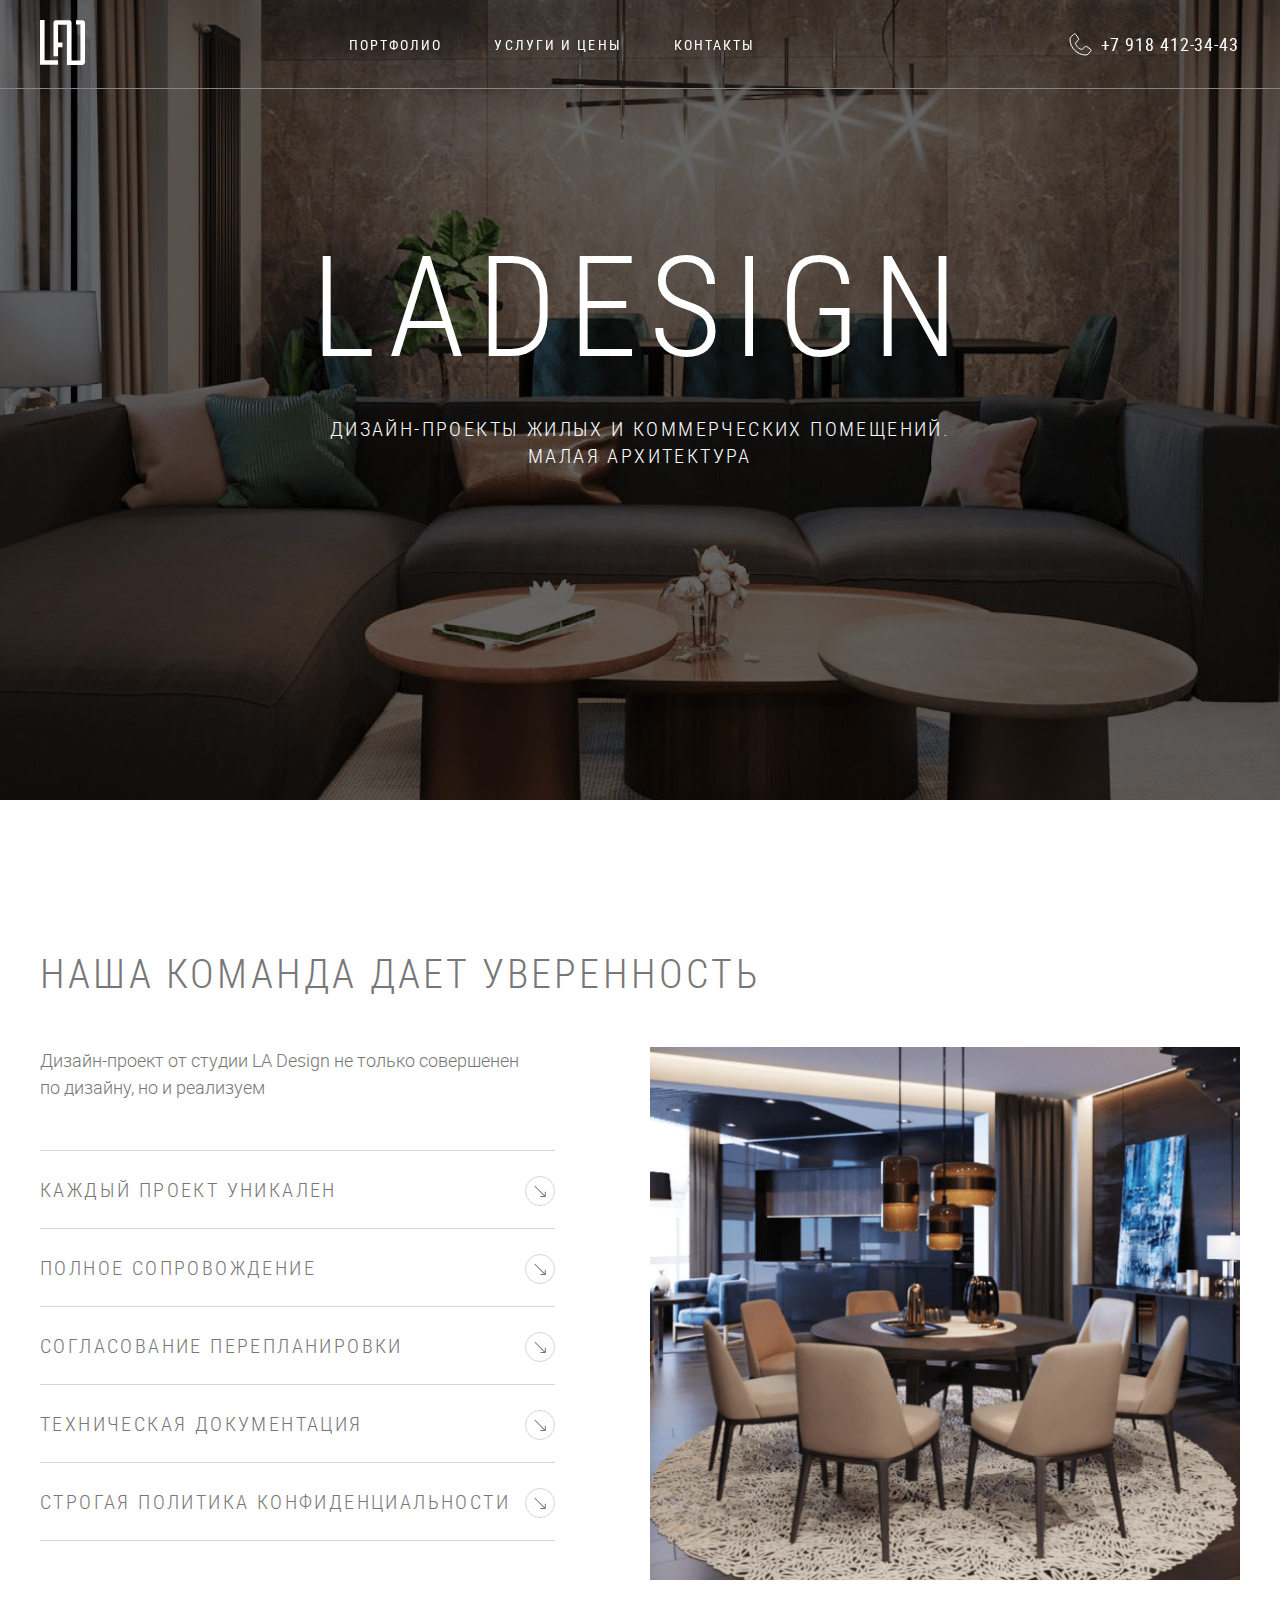
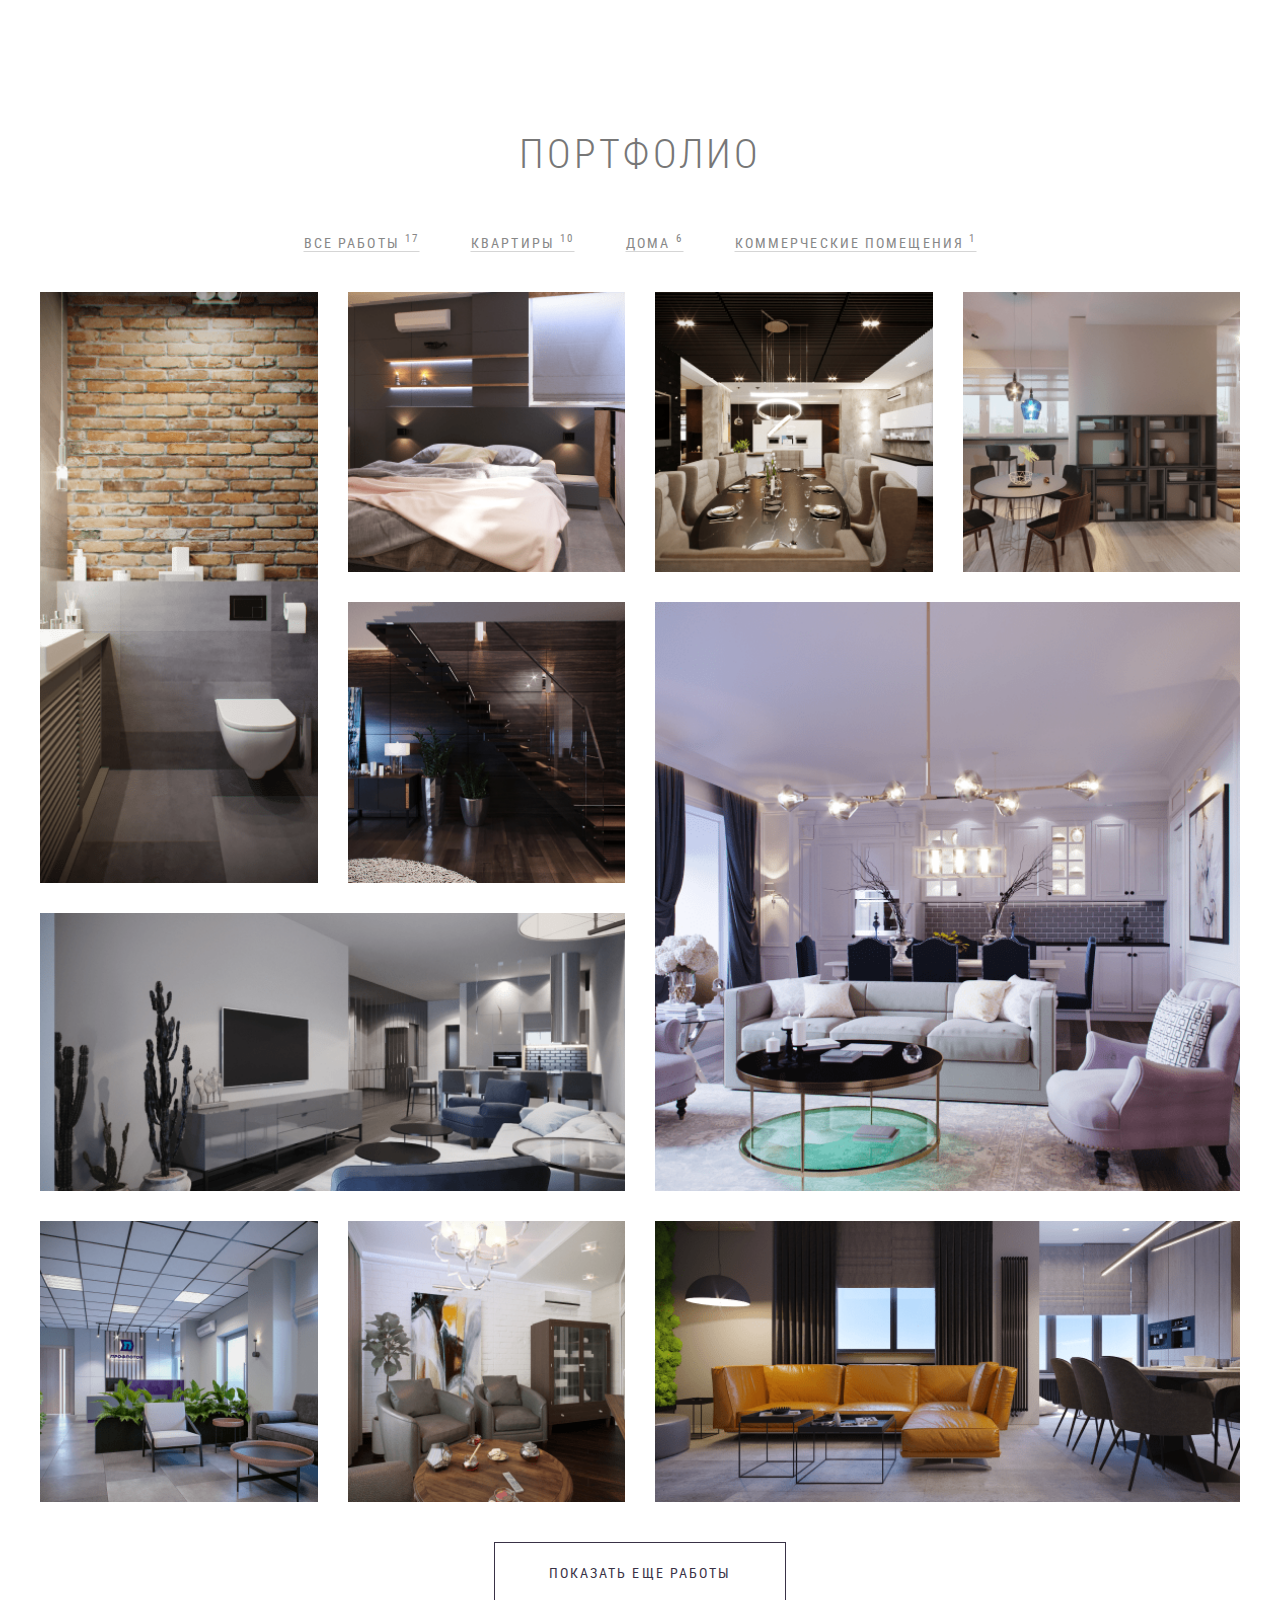
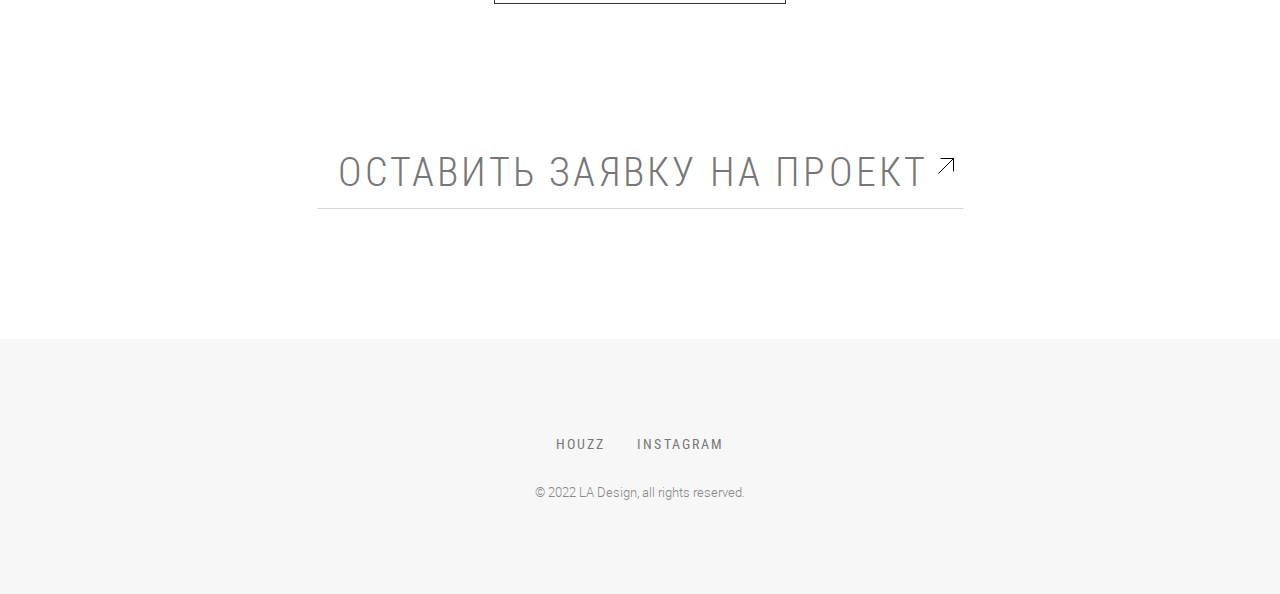
<file: index.html>
<!DOCTYPE html>
<html lang="ru">

<head>
  <meta charset="UTF-8">
  <meta http-equiv="X-UA-Compatible" content="IE=edge">
  <meta name="viewport" content="width=device-width, initial-scale=1.0">
  <title>Ladesign</title>
  <link rel="icon" type="image/png" href="images/favicon.png">
  <link rel="apple-touch-icon" href="apple-touch-favicon.png">
  <link rel="stylesheet" href="styles/main.css">

  <script defer src="js/app.js"></script>
</head>

<body>
  <header class="header">
    <div class="container header__container">
      <a class="btn__scroll" href="#"></a>
      <div class="header__logo">
        <a class="header__logo-link" href="#" tabindex="-1">
          <img class="header__logo-img" src="images/logo_white.svg" alt="Логотип компании">
        </a>
        <a class="header__logo-link logo-visible" href="#" tabindex="-1">
          <img class="header__logo-img" src="images/logo_black.svg" alt="логотип компании">
        </a>
      </div>
      <div class="header__burger burger">
        <span class="burger__span menu1"></span>
        <span class="burger__span menu2"></span>
        <span class="burger__span menu3" tabindex="0"></span>
      </div>
      <nav class="header__nav nav">
        <ul class="nav__list">
          <li class="nav__item">
            <a class="nav__link" href="portfolio.html">Портфолио</a>
          </li>
          <li class="nav__item">
            <a class="nav__link" href="prices.html">услуги и цены</a>
          </li>
          <li class="nav__item">
            <a class="nav__link" href="contacts.html">контакты</a>
          </li>
        </ul>
      </nav>
      <div class="header__wrap">
        <a class="header__phone-hero" href="tel:+7 918 412-34-43">+7 918 412-34-43</a>
      </div>
    </div>
  </header>
  <main class="main">
    <section class="hero">
      <div class="container hero__container">
        <h1 class="hero__title">Ladesign</h1>
        <span class="hero__span">Дизайн-проекты жилых и коммерческих помещений. Малая архитектура</span>
      </div>
    </section>
    <section id="team" class="team">
      <div class="container team__container">
        <h2 class="team__title">Наша команда дает уверенность</h2>
        <div class="team__wrap">
          <div class="team__box">
            <p class="team__text">Дизайн-проект от студии LA Design не только совершенен по дизайну, но и реализуем</p>
            <ul class="team__list">
              <li class="team__item">
                <button class="team__btn">Каждый проект уникален</button>
                <div class="team__content">
                  <p class="team__content-text">
                    Дизайнеры и архитекторы студии не работают по шаблону, учитывают все пожелания и не копируют работы из чужих портфолио
                  </p>
                </div>
              </li>
              <li class="team__item">
                <button class="team__btn">Полное сопровождение</button>
                <div class="team__content">
                  <p class="team__content-text">
                    Клиент может заказать услугу по авторскому надзору и вообще не приезжать на объект. Мы будем контролировать и корректировать ход выполнения ремонтных работ согласно дизайн-проекту
                  </p>
                </div>
              </li>
              <li class="team__item">
                <button class="team__btn">Согласование перепланировки</button>
                <div class="team__content">
                  <p class="team__content-text">
                    Поможем согласовать любые планировочные решения, которые не противоречат закону. Возьмем на себя все бумажные вопросы, чтобы освободить ваше время
                  </p>
                </div>
              </li>
              <li class="team__item">
                <button class="team__btn">Техническая документация</button>
                <div class="team__content">
                  <p class="team__content-text">
                    Готовим полный пакет документов, который гарантирует ответственный подход к работе и высокое качество реализованного дизайн-проекта
                  </p>
                </div>
              </li>
              <li class="team__item">
                <button class="team__btn">Строгая политика конфиденциальности</button>
                <div class="team__content">
                  <p class="team__content-text">
                    Обеспечиваем защиту персональных данных заказчиков и не раскрываем их третьим лицам.
                  </p>
                </div>
              </li>
            </ul>
          </div>
          <img class="team__img" src="images/team_img.png" alt="фото холла">
        </div>
      </div>
    </section>
    <section id="portfolio" class="portfolio">
      <div class="container portfolio__container">
        <h2 class="portfolio__title">Портфолио</h2>
        <ul class="portfolio__btns btns-list">
          <li class="btns-list__item">
            <button class="btns-list__btn all-elems">все работы
              <sup class="btns-list__num num-all"></sup>
            </button>
          </li>
          <li class="btns-list__item">
            <button class="btns-list__btn apart-elems">квартиры
              <sup class="btns-list__num num-appart"></sup>
            </button>
          </li>
          <li class="btns-list__item">
            <button class="btns-list__btn home-elems">дома
              <sup class="btns-list__num num-home"></sup>
            </button>
          </li>
          <li class="btns-list__item">
            <button class="btns-list__btn commerc-elems">коммерческие помещения
              <sup class="btns-list__num num-commerc"></sup>
            </button>
          </li>
        </ul>
        <ul class="portfolio__list">
          <li class="portfolio__item item1 apart">
            <img class="portfolio__img" src="images/portfolio/bath01.png" alt="ванная комната">
            <div class="portfolio__hover">
              <h3 class="portfolio__hover-subtitle">loft</h3>
              <span class="portfolio__hover-info">Unique collection</span>
            </div>
          </li>
          <li class="portfolio__item item2 apart">
            <img class="portfolio__img" src="images/portfolio/bedroom1.png" alt="спальня">
            <div class="portfolio__hover">
              <h3 class="portfolio__hover-subtitle">bedroom</h3>
              <span class="portfolio__hover-info">Unique collection</span>
            </div>
          </li>
          <li class="portfolio__item item3 home">
            <img class="portfolio__img" src="images/portfolio/dining1.png" alt="столовая">
            <div class="portfolio__hover">
              <h3 class="portfolio__hover-subtitle">apartment</h3>
              <span class="portfolio__hover-info">Unique collection</span>
            </div>
          </li>
          <li class="portfolio__item item4 apart">
            <img class="portfolio__img" src="images/portfolio/dining2.png" alt="столовая">
            <div class="portfolio__hover">
              <h3 class="portfolio__hover-subtitle">apartment</h3>
              <span class="portfolio__hover-info">Unique collection</span>
            </div>
          </li>
          <li class="portfolio__item item5 home">
            <img class="portfolio__img" src="images/portfolio/stears1.png" alt="лестница">
            <div class="portfolio__hover">
              <h3 class="portfolio__hover-subtitle">apartment</h3>
              <span class="portfolio__hover-info">Unique collection</span>
            </div>
          </li>
          <li class="portfolio__item item6 home">
            <img class="portfolio__img" src="images/portfolio/living1.png" alt="столовая">
            <div class="portfolio__hover">
              <h3 class="portfolio__hover-subtitle">apartment</h3>
              <span class="portfolio__hover-info">Unique collection</span>
            </div>
          </li>
          <li class="portfolio__item item7 apart">
            <img class="portfolio__img" src="images/portfolio/living2.png" alt="столовая">
            <div class="portfolio__hover">
              <h3 class="portfolio__hover-subtitle">apartment</h3>
              <span class="portfolio__hover-info">Unique collection</span>
            </div>
          </li>
          <li class="portfolio__item item8 commerc">
            <img class="portfolio__img" src="images/portfolio/office1.png" alt="офис">
            <div class="portfolio__hover">
              <h3 class="portfolio__hover-subtitle">office</h3>
              <span class="portfolio__hover-info">Unique collection</span>
            </div>
          </li>
          <li class="portfolio__item item9 apart">
            <img class="portfolio__img" src="images/portfolio/blcn1.png" alt="балкон">
            <div class="portfolio__hover">
              <h3 class="portfolio__hover-subtitle">apartment</h3>
              <span class="portfolio__hover-info">Unique collection</span>
            </div>
          </li>
          <li class="portfolio__item item10 apart">
            <img class="portfolio__img" src="images/portfolio/living3.png" alt="столовая">
            <div class="portfolio__hover">
              <h3 class="portfolio__hover-subtitle">apartment</h3>
              <span class="portfolio__hover-info">Unique collection</span>
            </div>
          </li>
          <li class="portfolio__item item11 apart">
            <img class="portfolio__img" src="images/portfolio/bath01.png" alt="ванная комната">
            <div class="portfolio__hover">
              <h3 class="portfolio__hover-subtitle">bathroom</h3>
              <span class="portfolio__hover-info">Unique collection</span>
            </div>
          </li>
          <li class="portfolio__item item12 apart">
            <img class="portfolio__img" src="images/portfolio/bedroom1.png" alt="спальня">
            <div class="portfolio__hover">
              <h3 class="portfolio__hover-subtitle">apartment</h3>
              <span class="portfolio__hover-info">Unique collection</span>
            </div>
          </li>
          <li class="portfolio__item item13 home">
            <img class="portfolio__img" src="images/portfolio/dining1.png" alt="столовая">
            <div class="portfolio__hover">
              <h3 class="portfolio__hover-subtitle">apartment</h3>
              <span class="portfolio__hover-info">Unique collection</span>
            </div>
          </li>
          <li class="portfolio__item item14 apart">
            <img class="portfolio__img" src="images/portfolio/dining2.png" alt="столовая">
            <div class="portfolio__hover">
              <h3 class="portfolio__hover-subtitle">apartment</h3>
              <span class="portfolio__hover-info">Unique collection</span>
            </div>
          </li>
          <li class="portfolio__item item15 home">
            <img class="portfolio__img" src="images/portfolio/stears1.png" alt="лестница">
            <div class="portfolio__hover">
              <h3 class="portfolio__hover-subtitle">apartment</h3>
              <span class="portfolio__hover-info">Unique collection</span>
            </div>
          </li>
          <li class="portfolio__item item16 home">
            <img class="portfolio__img" src="images/portfolio/living1.png" alt="столовая">
            <div class="portfolio__hover">
              <h3 class="portfolio__hover-subtitle">apartment</h3>
              <span class="portfolio__hover-info">Unique collection</span>
            </div>
          </li>
          <li class="portfolio__item item17 apart">
            <img class="portfolio__img" src="images/portfolio/living2.png" alt="столовая">
            <div class="portfolio__hover">
              <h3 class="portfolio__hover-subtitle">apartment</h3>
              <span class="portfolio__hover-info">Unique collection</span>
            </div>
          </li>
        </ul>
        <button class="portfolio__btn btn">показать еще работы</button>
        <div class="portfolio__application">
          <button class="portfolio__btn-applic btn">оставить заявку на проект</button>
          <div class="portfolio__modal">
            <div class="portfolio__modal-content">
              <div class="menu__close" tabindex="0">
                <span class="menu__close-span close1"></span>
                <span class="menu__close-span close2"></span>
              </div>
              <p class="portfolio__modal-title">оставЬТЕ СВОИ КОНТАКТЫ. мЫ СВЯЖЕМСЯ С ВАМИ И ОБСУДИМ ВАШ ПРОЕКТ</p>
              <div class="portfolio__modal-wrap">
                <input class="portfolio__modal-input" type="text" placeholder="Ваше имя">
                <input class="portfolio__modal-input" type="text" placeholder="Ваш телефон">
              </div>
              <div class="portfolio__modal-box">
                <button class="portfolio__modal-btn btn btn-color">отправить</button>
                <span class="portfolio__modal-span">Нажимая на кнопку, я даю <a class="portfolio__modal-link" href="#">согласие на обработку персональных данных</a></span>
              </div>
            </div>
          </div>
        </div>
      </div>
    </section>
  </main>
  <footer class="footer">
    <div class="container footer__container">
      <ul class="footer__list">
        <li class="footer__item">
          <a class="footer__link" href="#">houzz</a>
        </li>
        <li class="footer__item">
          <a class="footer__link" href="#">instagram</a>
        </li>
      </ul>
      <span class="footer__text">© 2022 LA Design, all rights reserved.</span>
    </div>
  </footer>
</body>

</html>
</file>
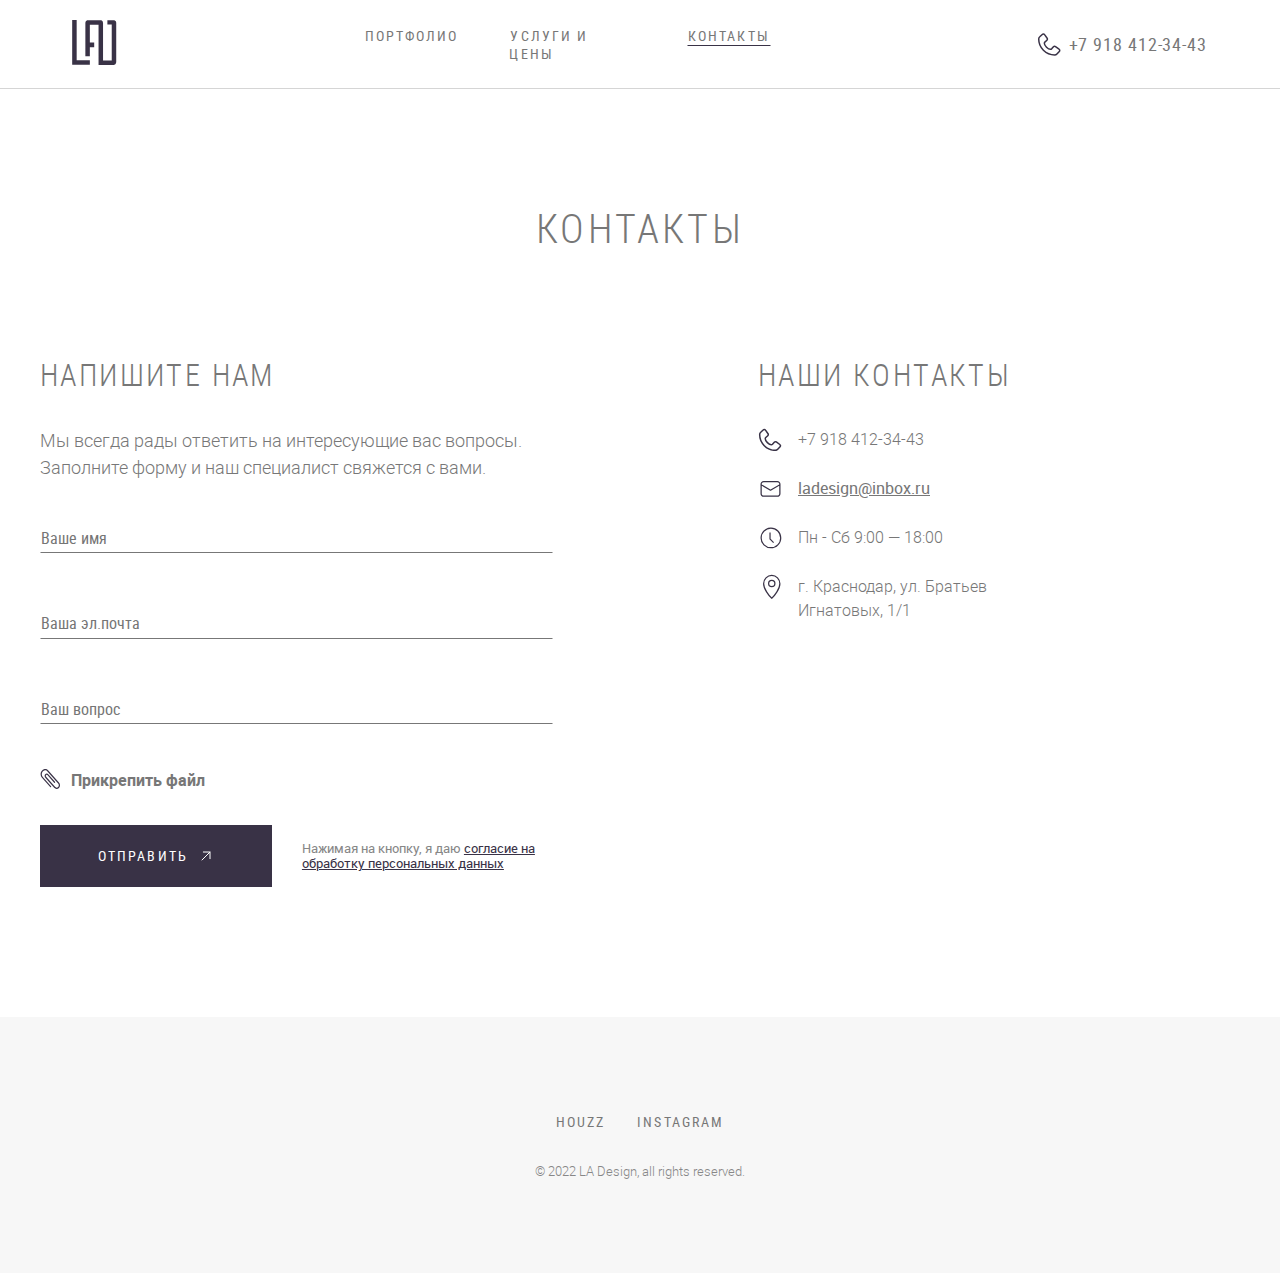
<file: contacts.html>
<!DOCTYPE html>
<html lang="en">
<head>
  <meta charset="UTF-8">
  <meta http-equiv="X-UA-Compatible" content="IE=edge">
  <meta name="viewport" content="width=device-width, initial-scale=1.0">
  <title>Ladesign - contacts</title>
  <link rel="icon" type="image/png" href="images/favicon.png">
  <link rel="apple-touch-icon" href="apple-touch-favicon.png">
  <link rel="stylesheet" href="styles/main.css">

  <script defer src="js/app.js"></script>
</head>
<body>
  <header class="header color-header contacts-header">
    <div class="container header__container">
  <a class="btn__scroll" href="#"></a>
  <div class="header__logo">
    <a class="header__logo-link" href="index.html" tabindex="-1">
      <img class="header__logo-img" src="images/logo_white.svg" alt="Логотип компании">
    </a>
    <a class="header__logo-link logo-visible" href="index.html" tabindex="-1">
      <img class="header__logo-img" src="images/logo_black.svg" alt="логотип компании">
    </a>
  </div>
  <div class="header__burger burger">
    <span class="burger__span menu1"></span>
    <span class="burger__span menu2"></span>
    <span class="burger__span menu3" tabindex="0"></span>
  </div>
  <nav class="header__nav nav">
    <ul class="nav__list">
      <li class="nav__item">
        <a class="nav__link" href="portfolio.html">Портфолио</a>
      </li>
      <li class="nav__item">
        <a class="nav__link" href="prices.html">услуги и цены</a>
      </li>
      <li class="nav__item">
        <a class="nav__link active" href="contacts.html">контакты</a>
      </li>
    </ul>
  </nav>
  <div class="header__wrap">
    <a class="header__phone-hero" href="tel:+7 918 412-34-43">+7 918 412-34-43</a>
  </div>
</div>
  </header>
  <main>
    <section class="contacts-hero">
      <div class="container contacts-hero__container">
        <h2 class="contacts-hero__title">Контакты</h2>
        <div class="contacts-hero__wrap">
          <div class="contacts-hero__wrap-form">
            <h3 class="contacts-hero__subtitle">Напишите нам</h3>
            <p class="contacts-hero__text">Мы всегда рады ответить на интересующие  вас вопросы. Заполните форму и наш специалист свяжется с вами.</p>
            <form class="contacts-hero__form" action="">
              <ul class="contacts-hero__list">
                <li class="contacts-hero__item">
                  <input class="contacts-hero__input" type="text" id="name" name="name" placeholder="Ваше имя">
                  <label class="contacts-hero__label" for="name">Ваше имя</label>
                </li>
                <li class="contacts-hero__item">
                  <input class="contacts-hero__input" type="email" id="email" name="email" placeholder="Ваша эл.почта">
                  <label class="contacts-hero__label" for="email">Ваша эл.почта</label>
                </li>
                <li class="contacts-hero__item">
                  <input class="contacts-hero__input" type="text" id="question" name="question" placeholder="Ваш вопрос">
                  <label class="contacts-hero__label" for="question">Ваш вопрос</label>
                </li>
              </ul>
              <label class="contacts-hero__label-file" for="file">
                <span class="contacts-hero__span">
                  <img src="./images/icons/icon_Attach.svg" aria-hidden="true" alt="">
                </span>
                Прикрепить файл
                <input class="contacts-hero__input-add" id="file" type="file" placeholder="Прикрепить файл" method="POST">
              </label>
              <div class="contacts-hero__send-box">
                <button class="contacts-hero__send-btn btn btn-color">отправить</button>
                <span class="contacts-hero__send-span">Нажимая на кнопку, я даю <a class="contacts-hero__send-link" href="#">согласие на обработку персональных данных</a></span>
              </div>
            </form>
          </div>
          <div class="contacts-hero__box">
            <h3 class="contacts-hero__subtitle">Наши контакты</h3>
            <ul class="contacts-hero__box-list">
              <li class="contacts-hero__box-item box-phone">
                <span class="contacts-hero__box-text">+7 918 412-34-43</span>
              </li>
              <li class="contacts-hero__box-item box-mail">
                <a class="contacts-hero__box-text box-link" href="mailto:ladesign@inbox.ru">ladesign@inbox.ru</a>
              </li>
              <li class="contacts-hero__box-item box-time">
                <span class="contacts-hero__box-text">Пн - Сб 9:00 — 18:00</span>
              </li>
              <li class="contacts-hero__box-item box-address">
                <address class="contacts-hero__box-text">г. Краснодар, ул. Братьев Игнатовых, 1/1</address>
              </li>
            </ul>
          </div>
        </div>
      </div>
    </section>
  </main>
  <footer class="footer">
    <div class="container footer__container">
  <ul class="footer__list">
    <li class="footer__item">
      <a class="footer__link" href="#">houzz</a>
    </li>
    <li class="footer__item">
      <a class="footer__link" href="#">instagram</a>
    </li>
  </ul>
  <span class="footer__text">© 2022 LA Design, all rights reserved.</span>
</div>
  </footer>
</body>
</html>
</file>
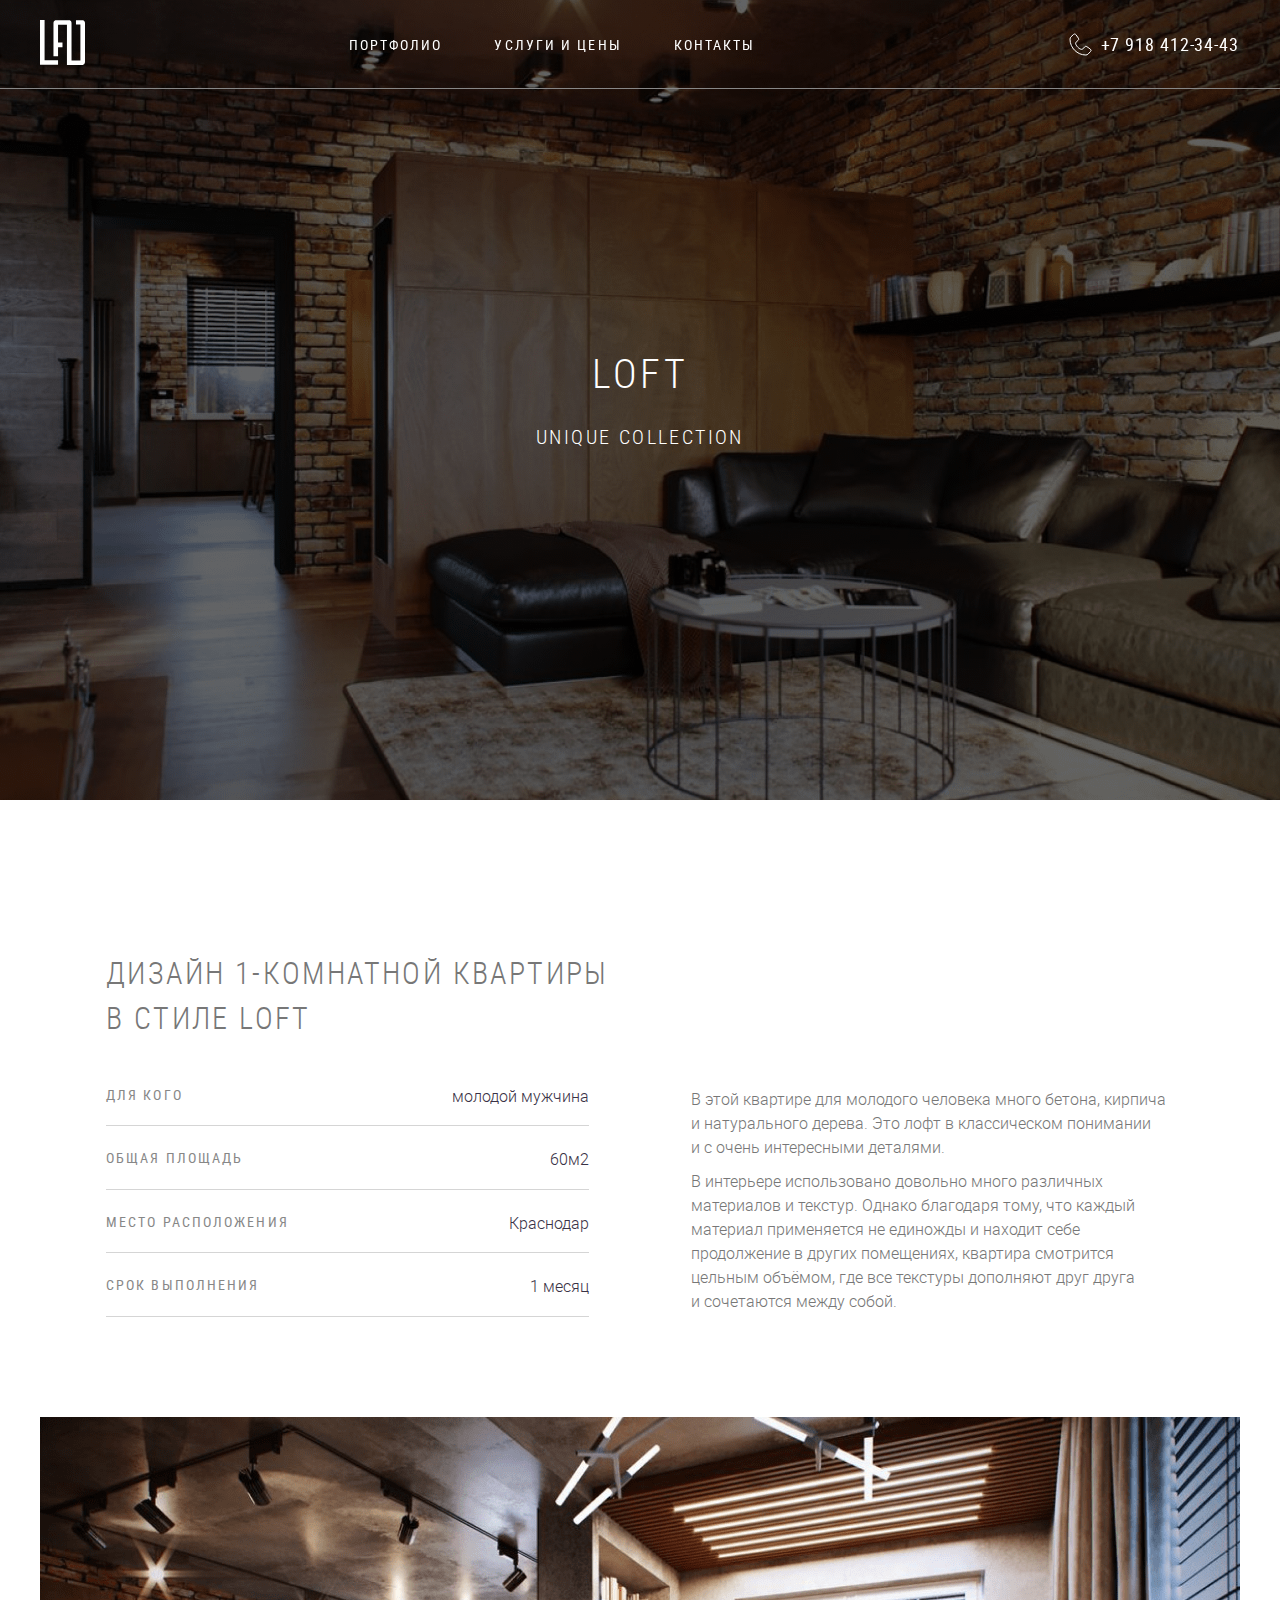
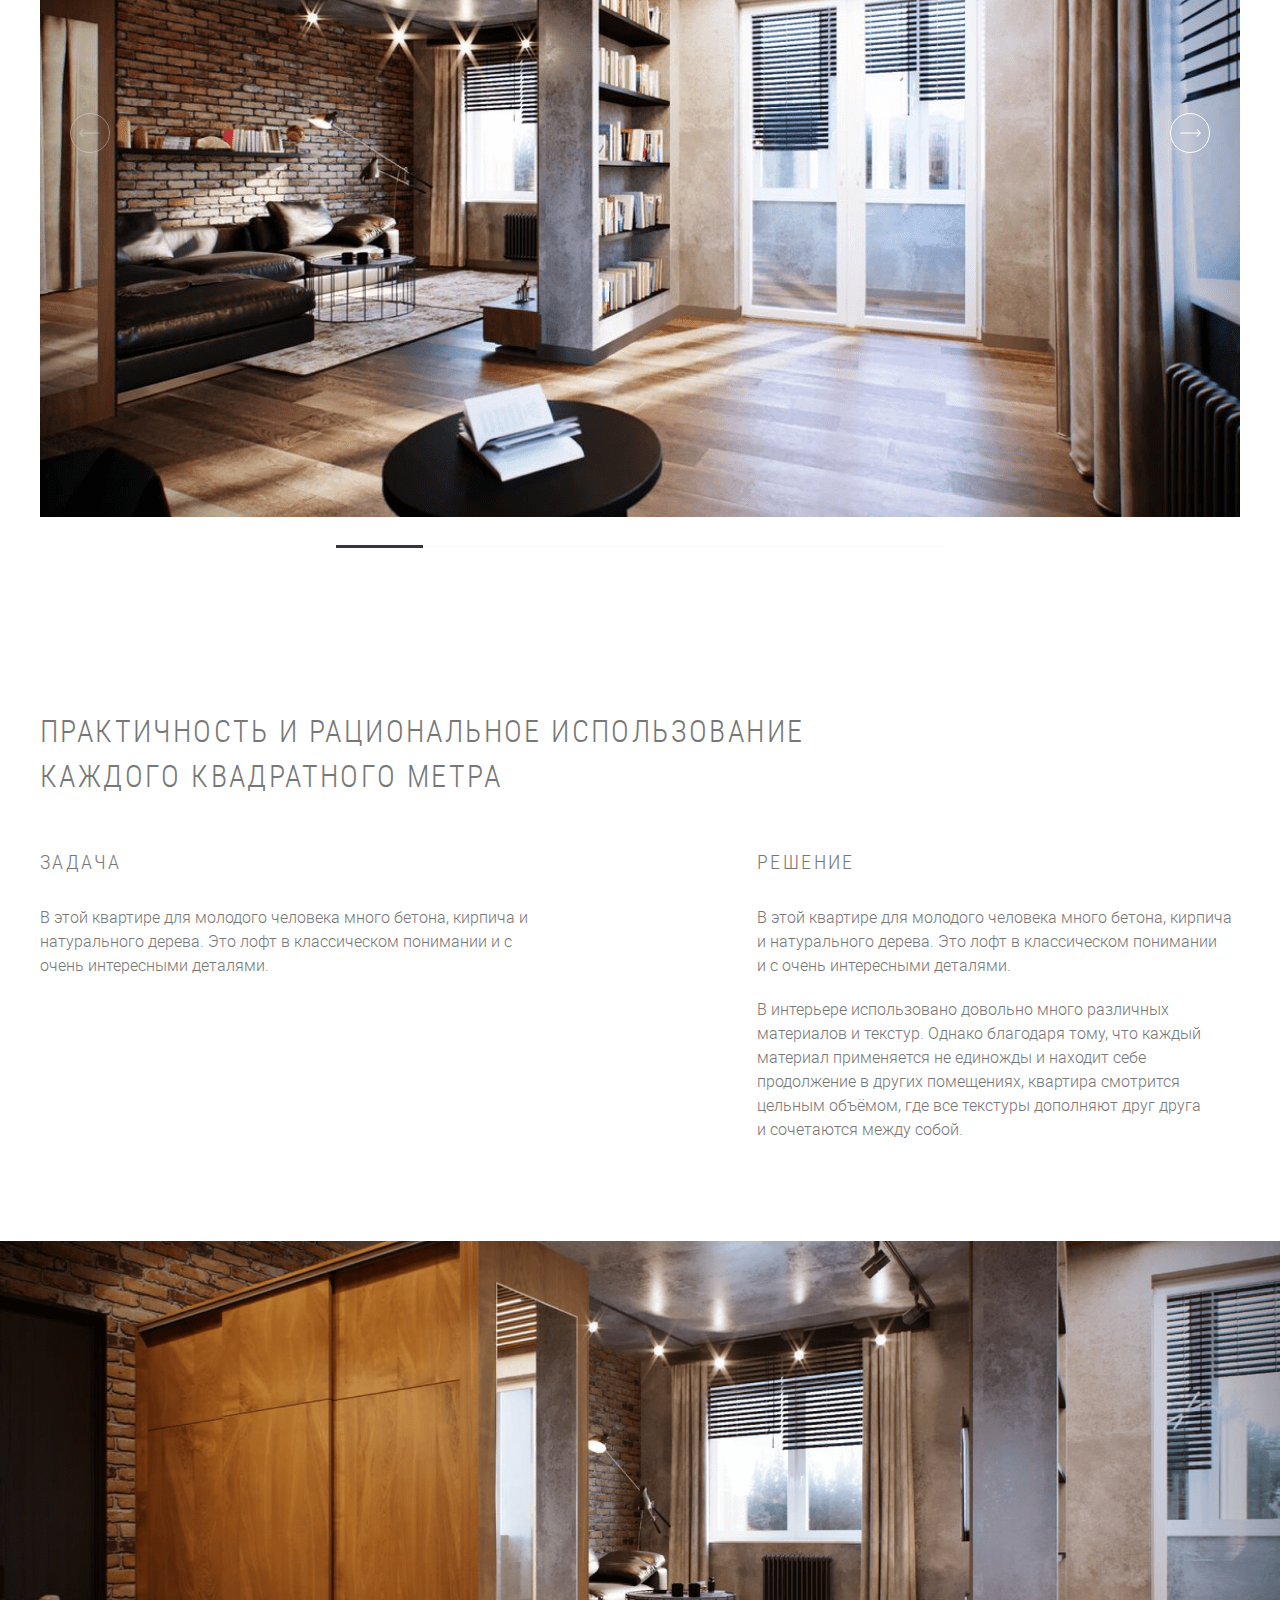
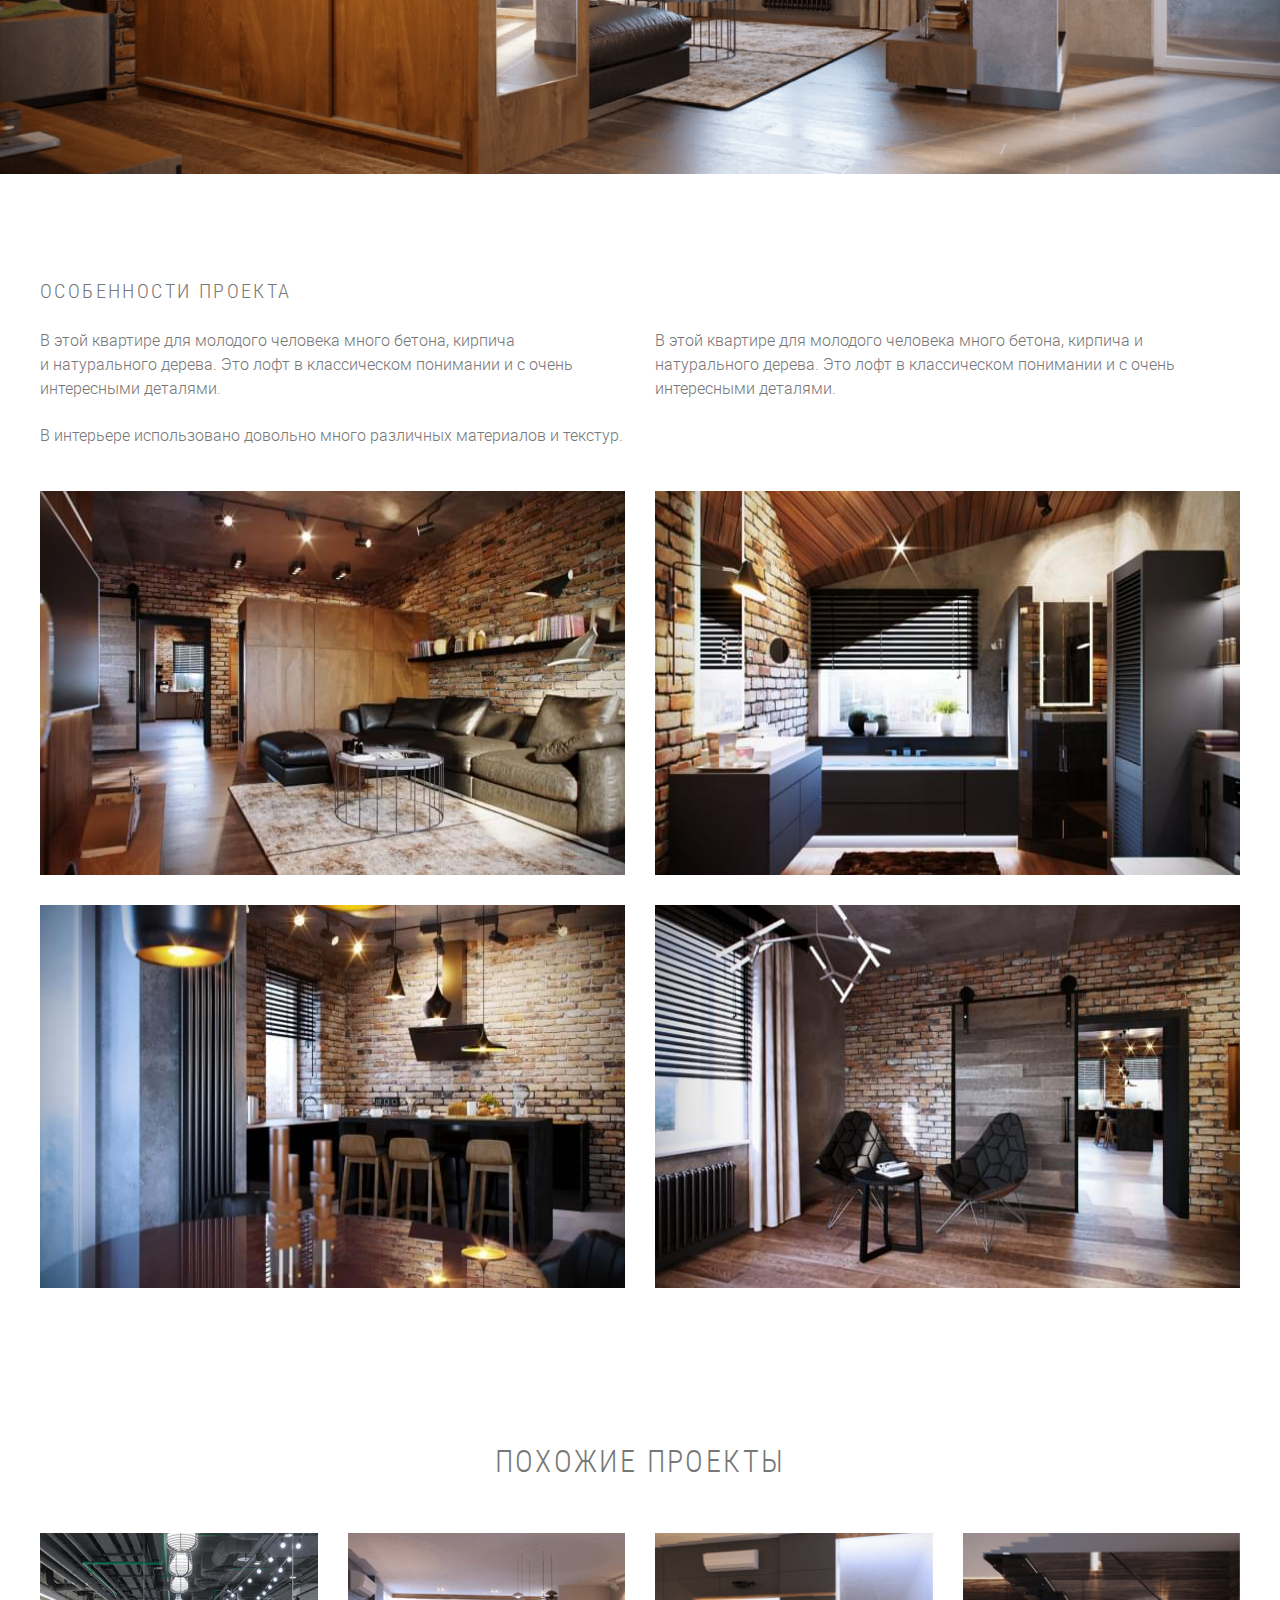
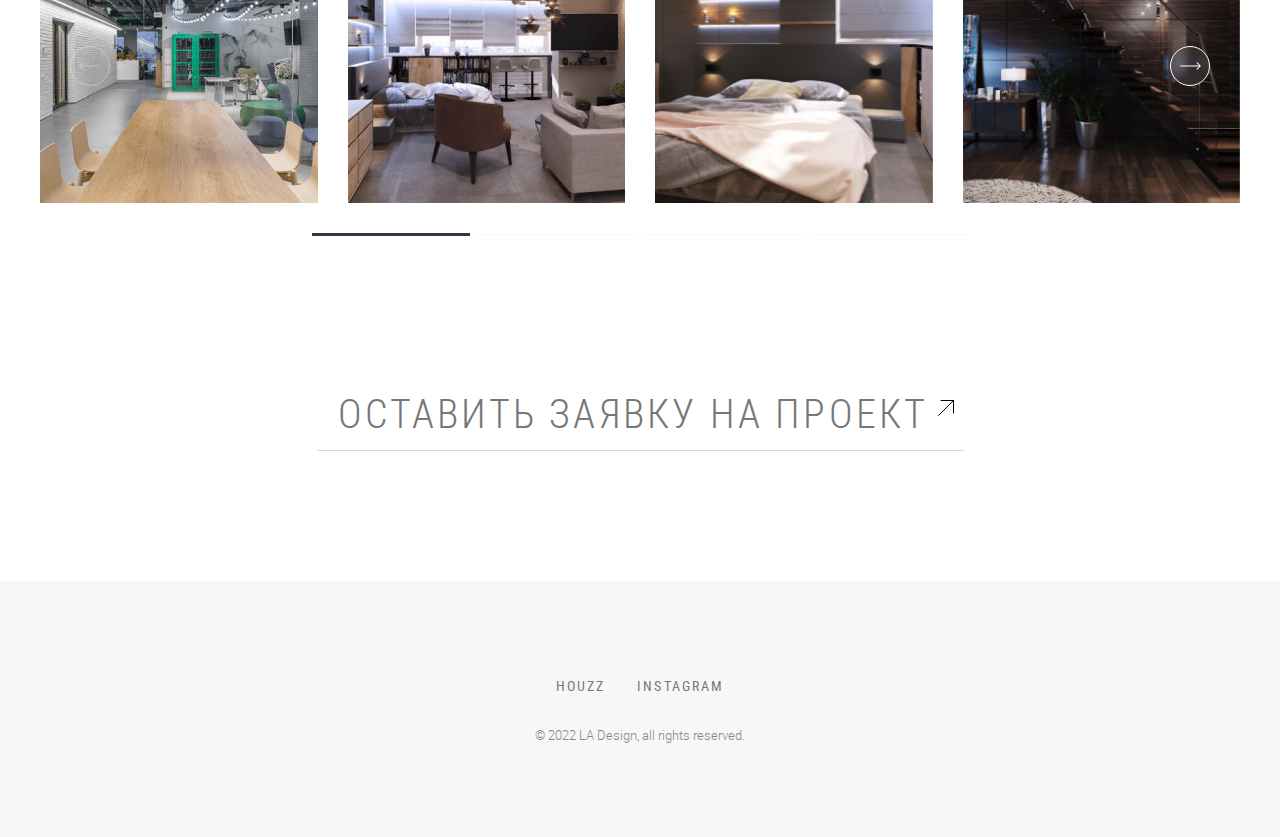
<file: loft.html>
<!DOCTYPE html>
<html lang="en">
<head>
  <meta charset="UTF-8">
  <meta http-equiv="X-UA-Compatible" content="IE=edge">
  <meta name="viewport" content="width=device-width, initial-scale=1.0">
  <title>Ladesign - loft</title>
  <link rel="icon" type="image/png" href="images/favicon.png">
  <link rel="apple-touch-icon" href="apple-touch-favicon.png">
  <link rel="stylesheet" href="styles/main.css">
  <link
  rel="stylesheet"
  href="https://unpkg.com/swiper@8/swiper-bundle.min.css"
  />

  <script src="https://unpkg.com/swiper@8/swiper-bundle.min.js"></script>

  <script defer src="js/app.js"></script>
</head>
<body>
  <header class="header">
    <div class="container header__container">
  <a class="btn__scroll" href="#"></a>
  <div class="header__logo">
    <a class="header__logo-link" href="index.html" tabindex="-1">
      <img class="header__logo-img" src="images/logo_white.svg" alt="Логотип компании">
    </a>
    <a class="header__logo-link logo-visible" href="index.html" tabindex="-1">
      <img class="header__logo-img" src="images/logo_black.svg" alt="логотип компании">
    </a>
  </div>
  <div class="header__burger burger">
    <span class="burger__span menu1"></span>
    <span class="burger__span menu2"></span>
    <span class="burger__span menu3" tabindex="0"></span>
  </div>
  <nav class="header__nav nav">
    <ul class="nav__list">
      <li class="nav__item">
        <a class="nav__link" href="portfolio.html">Портфолио</a>
      </li>
      <li class="nav__item">
        <a class="nav__link" href="prices.html">услуги и цены</a>
      </li>
      <li class="nav__item">
        <a class="nav__link" href="contacts.html">контакты</a>
      </li>
    </ul>
  </nav>
  <div class="header__wrap">
    <a class="header__phone-hero" href="tel:+7 918 412-34-43">+7 918 412-34-43</a>
  </div>
</div>
  </header>

  <main>
    <section class="hero hero-more">
      <div class="container hero__container hero-more__container">
        <h2 class="hero-more__title">Loft</h2>
        <span class="hero-more__span">Unique collection</span>
      </div>
    </section>
    <section class="design-desc">
      <div class="container design-desc__container">
        <h2 class="design-desc__title">Дизайн 1-комнатной квартиры в стиле loft</h2>
        <div class="design-desc__wrap">
          <ul class="design-desc__list">
            <li class="design-desc__item">
              <span class="design-desc__info">Для кого</span>
              <span class="design-desc__description">молодой мужчина</span>
            </li>
            <li class="design-desc__item">
              <span class="design-desc__info">общая площадь</span>
              <span class="design-desc__description">60м2</span>
            </li>
            <li class="design-desc__item">
              <span class="design-desc__info">место расположения</span>
              <span class="design-desc__description">Краснодар</span>
            </li>
            <li class="design-desc__item">
              <span class="design-desc__info">срок выполнения</span>
              <span class="design-desc__description">1 месяц</span>
            </li>
          </ul>
          <div class="design-desc__box">
            <p class="design-desc__text">
              В этой квартире для молодого человека много бетона, кирпича и натурального дерева. Это лофт в классическом понимании и с очень интересными деталями.
            </p>
            <p class="design-desc__text">В интерьере использовано довольно много различных материалов и текстур. Однако благодаря тому, что каждый материал применяется не единожды и находит себе продолжение в других помещениях, квартира смотрится цельным объёмом, где все текстуры дополняют друг друга и сочетаются между собой.</p>
          </div>
        </div>
      </div>
    </section>
    <section class="swiper-loft">
      <div class="container swiper-loft__container">
        <div class="swiper-loft__swiper swiper">
          <div class="swiper-button-prev"></div>
          <div class="swiper-button-next"></div>
          <ul class="swiper-wrapper">
            <li class="swiper-slide">
              <img class="swiper-loft__img" src="./images/loft/picture_slider.png" alt="Loft">
            </li>
            <li class="swiper-slide">
              <img class="swiper-loft__img" src="./images/loft/picture_slider.png" alt="Loft">
            </li>
            <li class="swiper-slide">
              <img class="swiper-loft__img" src="./images/loft/picture_slider.png" alt="Loft">
            </li>
            <li class="swiper-slide">
              <img class="swiper-loft__img" src="./images/loft/picture_slider.png" alt="Loft">
            </li>
            <li class="swiper-slide">
              <img class="swiper-loft__img" src="./images/loft/picture_slider.png" alt="Loft">
            </li>
            <li class="swiper-slide">
              <img class="swiper-loft__img" src="./images/loft/picture_slider.png" alt="Loft">
            </li>
            <li class="swiper-slide">
              <img class="swiper-loft__img" src="./images/loft/picture_slider.png" alt="Loft">
            </li>
          </ul>
          <div class="swiper-pagination"></div>
        </div>
      </div>
    </section>
    <section class="task">
      <div class="container task__container">
        <h2 class="task__title">практичность и рациональное использование каждого квадратного метра</h2>
        <ul class="task__list">
          <li class="task__item">
            <h3 class="task__subtitle">Задача</h3>
            <p class="task__text">В этой квартире для молодого человека много бетона, кирпича и натурального дерева. Это лофт в классическом понимании и с очень интересными деталями.</p>
          </li>
          <li class="task__item">
            <h3 class="task__subtitle">решение</h3>
            <p class="task__text task-text">В этой квартире для молодого человека много бетона, кирпича и натурального дерева. Это лофт в классическом понимании и с очень интересными деталями.</p>
            <p class="task__text">В интерьере использовано довольно много различных материалов и текстур. Однако благодаря тому, что каждый материал применяется не единожды и находит себе продолжение в других помещениях, квартира смотрится цельным объёмом, где все текстуры дополняют друг друга и сочетаются между собой.</p>
          </li>
        </ul>
      </div>
      <img class="image-img" src="./images/loft/picture-img.png" alt="фото лофта">
    </section>
    <section class="features">
      <div class="container features__container">
        <h3 class="features__title">особенности проекта</h3>
        <ul class="features__list">
          <li class="features__item">
            <p class="features__text">
              В этой квартире для молодого человека много бетона, кирпича и натурального дерева. Это лофт в классическом понимании и с очень интересными деталями.
            </p>
          </li>
          <li class="features__item">
            <p class="features__text">
              В этой квартире для молодого человека много бетона, кирпича и натурального дерева. Это лофт в классическом понимании и с очень интересными деталями.
            </p>
          </li>
          <li class="features__item">
            <p class="features__text">
              В интерьере использовано довольно много различных материалов и текстур.
            </p>
          </li>
        </ul>
        <ul class="features__images">
          <li class="features__box box1">
            <img class="features__img" src="./images/loft/features/picture1.jpg" alt="холл">
          </li>
          <li class="features__box box2">
            <img class="features__img" src="./images/loft/features/picture2.jpg" alt="кухня">
          </li>
          <li class="features__box box3">
            <img class="features__img" src="./images/loft/features/picture3.jpg" alt="столовая">
          </li>
          <li class="features__box box4">
            <img class="features__img" src="./images/loft/features/picture4.jpg" alt="зона отдыха">
          </li>
        </ul>
      </div>
    </section>
    <section class="similar">
      <div class="container similar__container">
        <h2 class="similar__title">похожие проекты</h2>
        <div class="price-project__swiper swiper">
          <div class="swiper-button-prev"></div>
          <div class="swiper-button-next"></div>
          <ul class="swiper-wrapper">
            <li class="swiper-slide">
              <img class="price-project__img" src="./images/prices/realiz_project/project1.png" alt="Проект офиса">
            </li>
            <li class="swiper-slide">
              <img class="price-project__img" src="./images/prices/realiz_project/project2.png" alt="Проект офиса">
            </li>
            <li class="swiper-slide">
              <img class="price-project__img" src="./images/portfolio/bedroom1.png" alt="Проект офиса">
            </li>
            <li class="swiper-slide">
              <img class="price-project__img" src="./images/portfolio/stears1.png" alt="Проект офиса">
            </li>
            <li class="swiper-slide">
              <img class="price-project__img" src="./images/prices/realiz_project/project1.png" alt="Проект офиса">
            </li>
            <li class="swiper-slide">
              <img class="price-project__img" src="./images/prices/realiz_project/project1.png" alt="Проект офиса">
            </li>
            <li class="swiper-slide">
              <img class="price-project__img" src="./images/prices/realiz_project/project2.png" alt="Проект офиса">
            </li>
          </ul>
          <div class="swiper-pagination"></div>
        </div>
        <div class="portfolio__application">
          <button class="portfolio__btn-applic btn">оставить заявку на проект</button>
<div class="portfolio__modal">
  <div class="portfolio__modal-content">
    <div class="menu__close" tabindex="0">
      <span class="menu__close-span close1"></span>
      <span class="menu__close-span close2"></span>
    </div>
    <p class="portfolio__modal-title">оставЬТЕ СВОИ КОНТАКТЫ. мЫ СВЯЖЕМСЯ С ВАМИ И ОБСУДИМ ВАШ ПРОЕКТ</p>
    <div class="portfolio__modal-wrap">
      <input class="portfolio__modal-input" type="text" placeholder="Ваше имя">
      <input class="portfolio__modal-input" type="text" placeholder="Ваш телефон">
    </div>
    <div class="portfolio__modal-box">
      <button class="portfolio__modal-btn btn btn-color">отправить</button>
      <span class="portfolio__modal-span">Нажимая на кнопку, я даю <a class="portfolio__modal-link" href="#">согласие на
          обработку персональных данных</a></span>
    </div>
  </div>
</div>
        </div>
      </div>
    </section>
  </main>
  
  <footer class="footer">
    <div class="container footer__container">
  <ul class="footer__list">
    <li class="footer__item">
      <a class="footer__link" href="#">houzz</a>
    </li>
    <li class="footer__item">
      <a class="footer__link" href="#">instagram</a>
    </li>
  </ul>
  <span class="footer__text">© 2022 LA Design, all rights reserved.</span>
</div>
  </footer>
</body>
</html>
</file>
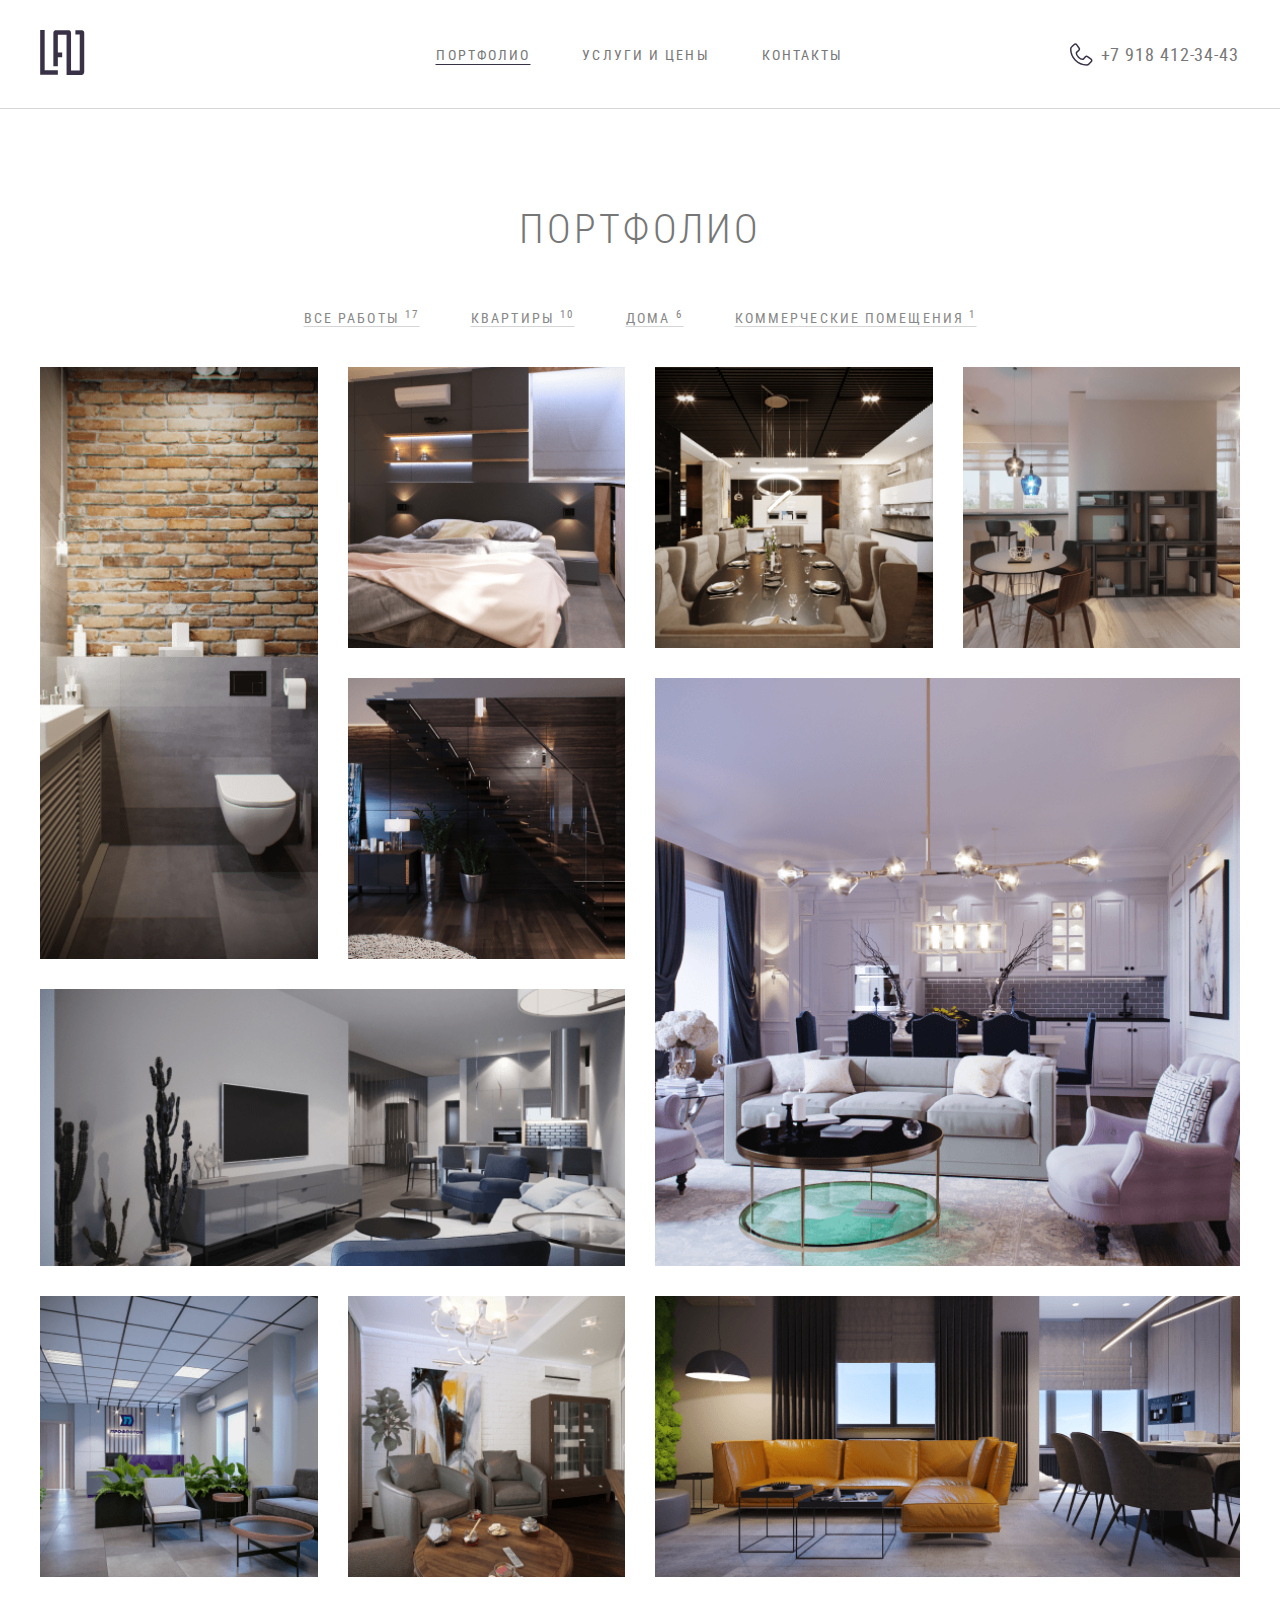
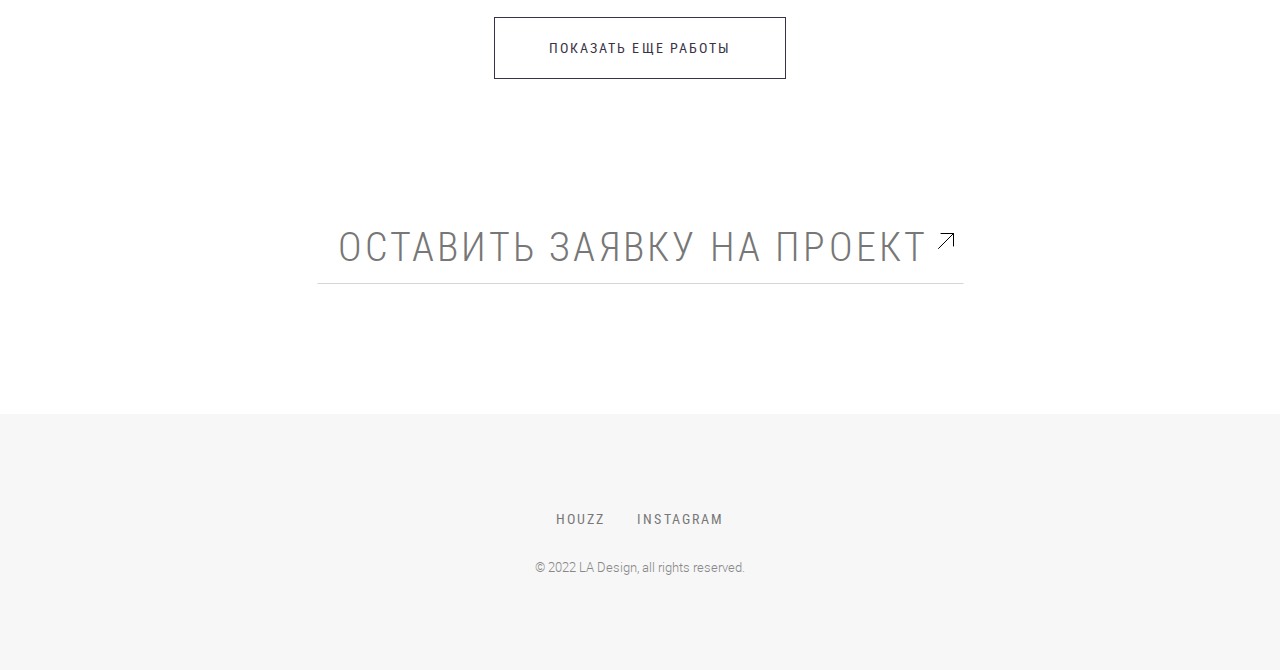
<file: portfolio.html>
<!DOCTYPE html>
<html lang="ru">
<head>
  <meta charset="UTF-8">
  <meta http-equiv="X-UA-Compatible" content="IE=edge">
  <meta name="viewport" content="width=device-width, initial-scale=1.0">
  <title>Ladesign - portfolio</title>
  <link rel="icon" type="image/png" href="images/favicon.png">
  <link rel="apple-touch-icon" href="apple-touch-favicon.png">
  <link rel="stylesheet" href="styles/main.css">

  <script defer src="js/app.js"></script>
</head>
<body>
  <header class="header color-header portfolio-header">
    <div class="container header__container">
  <a class="btn__scroll" href="#"></a>
  <div class="header__logo">
    <a class="header__logo-link" href="index.html" tabindex="-1">
      <img class="header__logo-img" src="images/logo_white.svg" alt="Логотип компании">
    </a>
    <a class="header__logo-link logo-visible" href="index.html" tabindex="-1">
      <img class="header__logo-img" src="images/logo_black.svg" alt="логотип компании">
    </a>
  </div>
  <div class="header__burger burger">
    <span class="burger__span menu1"></span>
    <span class="burger__span menu2"></span>
    <span class="burger__span menu3" tabindex="0"></span>
  </div>
  <nav class="header__nav nav">
    <ul class="nav__list">
      <li class="nav__item">
        <a class="nav__link active" href="portfolio.html">Портфолио</a>
      </li>
      <li class="nav__item">
        <a class="nav__link" href="prices.html">услуги и цены</a>
      </li>
      <li class="nav__item">
        <a class="nav__link" href="contacts.html">контакты</a>
      </li>
    </ul>
  </nav>
  <div class="header__wrap">
    <a class="header__phone-hero" href="tel:+7 918 412-34-43">+7 918 412-34-43</a>
  </div>
</div>
  </header>
  <main class="main">
    <section  class="portfolio portfolio-hero">
      <div class="container portfolio__container">
  <h2 class="portfolio__title">Портфолио</h2>
  <ul class="portfolio__btns btns-list">
    <li class="btns-list__item">
      <button class="btns-list__btn all-elems">все работы
        <sup class="btns-list__num num-all"></sup>
      </button>
    </li>
    <li class="btns-list__item">
      <button class="btns-list__btn apart-elems">квартиры
        <sup class="btns-list__num num-appart"></sup>
      </button>
    </li>
    <li class="btns-list__item">
      <button class="btns-list__btn home-elems">дома
        <sup class="btns-list__num num-home"></sup>
      </button>
    </li>
    <li class="btns-list__item">
      <button class="btns-list__btn commerc-elems">коммерческие помещения
        <sup class="btns-list__num num-commerc"></sup>
      </button>
    </li>
  </ul>
  <ul class="portfolio__list">
    <li class="portfolio__item item1 apart">
      <img class="portfolio__img" src="images/portfolio/bath01.png" alt="ванная комната">
      <div class="portfolio__hover">
        <h3 class="portfolio__hover-subtitle">loft</h3>
        <span class="portfolio__hover-info">Unique collection</span>
      </div>
    </li>
    <li class="portfolio__item item2 apart">
      <img class="portfolio__img" src="images/portfolio/bedroom1.png" alt="спальня">
      <div class="portfolio__hover">
        <h3 class="portfolio__hover-subtitle">bedroom</h3>
        <span class="portfolio__hover-info">Unique collection</span>
      </div>
    </li>
    <li class="portfolio__item item3 home">
      <img class="portfolio__img" src="images/portfolio/dining1.png" alt="столовая">
      <div class="portfolio__hover">
        <h3 class="portfolio__hover-subtitle">apartment</h3>
        <span class="portfolio__hover-info">Unique collection</span>
      </div>
    </li>
    <li class="portfolio__item item4 apart">
      <img class="portfolio__img" src="images/portfolio/dining2.png" alt="столовая">
      <div class="portfolio__hover">
        <h3 class="portfolio__hover-subtitle">apartment</h3>
        <span class="portfolio__hover-info">Unique collection</span>
      </div>
    </li>
    <li class="portfolio__item item5 home">
      <img class="portfolio__img" src="images/portfolio/stears1.png" alt="лестница">
      <div class="portfolio__hover">
        <h3 class="portfolio__hover-subtitle">apartment</h3>
        <span class="portfolio__hover-info">Unique collection</span>
      </div>
    </li>
    <li class="portfolio__item item6 home">
      <img class="portfolio__img" src="images/portfolio/living1.png" alt="столовая">
      <div class="portfolio__hover">
        <h3 class="portfolio__hover-subtitle">apartment</h3>
        <span class="portfolio__hover-info">Unique collection</span>
      </div>
    </li>
    <li class="portfolio__item item7 apart">
      <img class="portfolio__img" src="images/portfolio/living2.png" alt="столовая">
      <div class="portfolio__hover">
        <h3 class="portfolio__hover-subtitle">apartment</h3>
        <span class="portfolio__hover-info">Unique collection</span>
      </div>
    </li>
    <li class="portfolio__item item8 commerc">
      <img class="portfolio__img" src="images/portfolio/office1.png" alt="офис">
      <div class="portfolio__hover">
        <h3 class="portfolio__hover-subtitle">office</h3>
        <span class="portfolio__hover-info">Unique collection</span>
      </div>
    </li>
    <li class="portfolio__item item9 apart">
      <img class="portfolio__img" src="images/portfolio/blcn1.png" alt="балкон">
      <div class="portfolio__hover">
        <h3 class="portfolio__hover-subtitle">apartment</h3>
        <span class="portfolio__hover-info">Unique collection</span>
      </div>
    </li>
    <li class="portfolio__item item10 apart">
      <img class="portfolio__img" src="images/portfolio/living3.png" alt="столовая">
      <div class="portfolio__hover">
        <h3 class="portfolio__hover-subtitle">apartment</h3>
        <span class="portfolio__hover-info">Unique collection</span>
      </div>
    </li>
    <li class="portfolio__item item11 apart">
      <img class="portfolio__img" src="images/portfolio/bath01.png" alt="ванная комната">
      <div class="portfolio__hover">
        <h3 class="portfolio__hover-subtitle">bathroom</h3>
        <span class="portfolio__hover-info">Unique collection</span>
      </div>
    </li>
    <li class="portfolio__item item12 apart">
      <img class="portfolio__img" src="images/portfolio/bedroom1.png" alt="спальня">
      <div class="portfolio__hover">
        <h3 class="portfolio__hover-subtitle">apartment</h3>
        <span class="portfolio__hover-info">Unique collection</span>
      </div>
    </li>
    <li class="portfolio__item item13 home">
      <img class="portfolio__img" src="images/portfolio/dining1.png" alt="столовая">
      <div class="portfolio__hover">
        <h3 class="portfolio__hover-subtitle">apartment</h3>
        <span class="portfolio__hover-info">Unique collection</span>
      </div>
    </li>
    <li class="portfolio__item item14 apart">
      <img class="portfolio__img" src="images/portfolio/dining2.png" alt="столовая">
      <div class="portfolio__hover">
        <h3 class="portfolio__hover-subtitle">apartment</h3>
        <span class="portfolio__hover-info">Unique collection</span>
      </div>
    </li>
    <li class="portfolio__item item15 home">
      <img class="portfolio__img" src="images/portfolio/stears1.png" alt="лестница">
      <div class="portfolio__hover">
        <h3 class="portfolio__hover-subtitle">apartment</h3>
        <span class="portfolio__hover-info">Unique collection</span>
      </div>
    </li>
    <li class="portfolio__item item16 home">
      <img class="portfolio__img" src="images/portfolio/living1.png" alt="столовая">
      <div class="portfolio__hover">
        <h3 class="portfolio__hover-subtitle">apartment</h3>
        <span class="portfolio__hover-info">Unique collection</span>
      </div>
    </li>
    <li class="portfolio__item item17 apart">
      <img class="portfolio__img" src="images/portfolio/living2.png" alt="столовая">
      <div class="portfolio__hover">
        <h3 class="portfolio__hover-subtitle">apartment</h3>
        <span class="portfolio__hover-info">Unique collection</span>
      </div>
    </li>
  </ul>
  <button class="portfolio__btn btn">показать еще работы</button>
  <div class="portfolio__application">
    <button class="portfolio__btn-applic btn">оставить заявку на проект</button>
    <div class="portfolio__modal">
      <div class="portfolio__modal-content">
        <div class="menu__close" tabindex="0">
          <span class="menu__close-span close1"></span>
          <span class="menu__close-span close2"></span>
        </div>
        <p class="portfolio__modal-title">оставЬТЕ СВОИ КОНТАКТЫ. мЫ СВЯЖЕМСЯ С ВАМИ И ОБСУДИМ ВАШ ПРОЕКТ</p>
        <div class="portfolio__modal-wrap">
          <input class="portfolio__modal-input" type="text" placeholder="Ваше имя">
          <input class="portfolio__modal-input" type="text" placeholder="Ваш телефон">
        </div>
        <div class="portfolio__modal-box">
          <button class="portfolio__modal-btn btn btn-color">отправить</button>
          <span class="portfolio__modal-span">Нажимая на кнопку, я даю <a class="portfolio__modal-link" href="#">согласие на обработку персональных данных</a></span>
        </div>
      </div>
    </div>
  </div>
</div>
    </section>
  </main>
  <footer class="footer">
    <div class="container footer__container">
  <ul class="footer__list">
    <li class="footer__item">
      <a class="footer__link" href="#">houzz</a>
    </li>
    <li class="footer__item">
      <a class="footer__link" href="#">instagram</a>
    </li>
  </ul>
  <span class="footer__text">© 2022 LA Design, all rights reserved.</span>
</div>
  </footer>
</body>
</html>
</file>
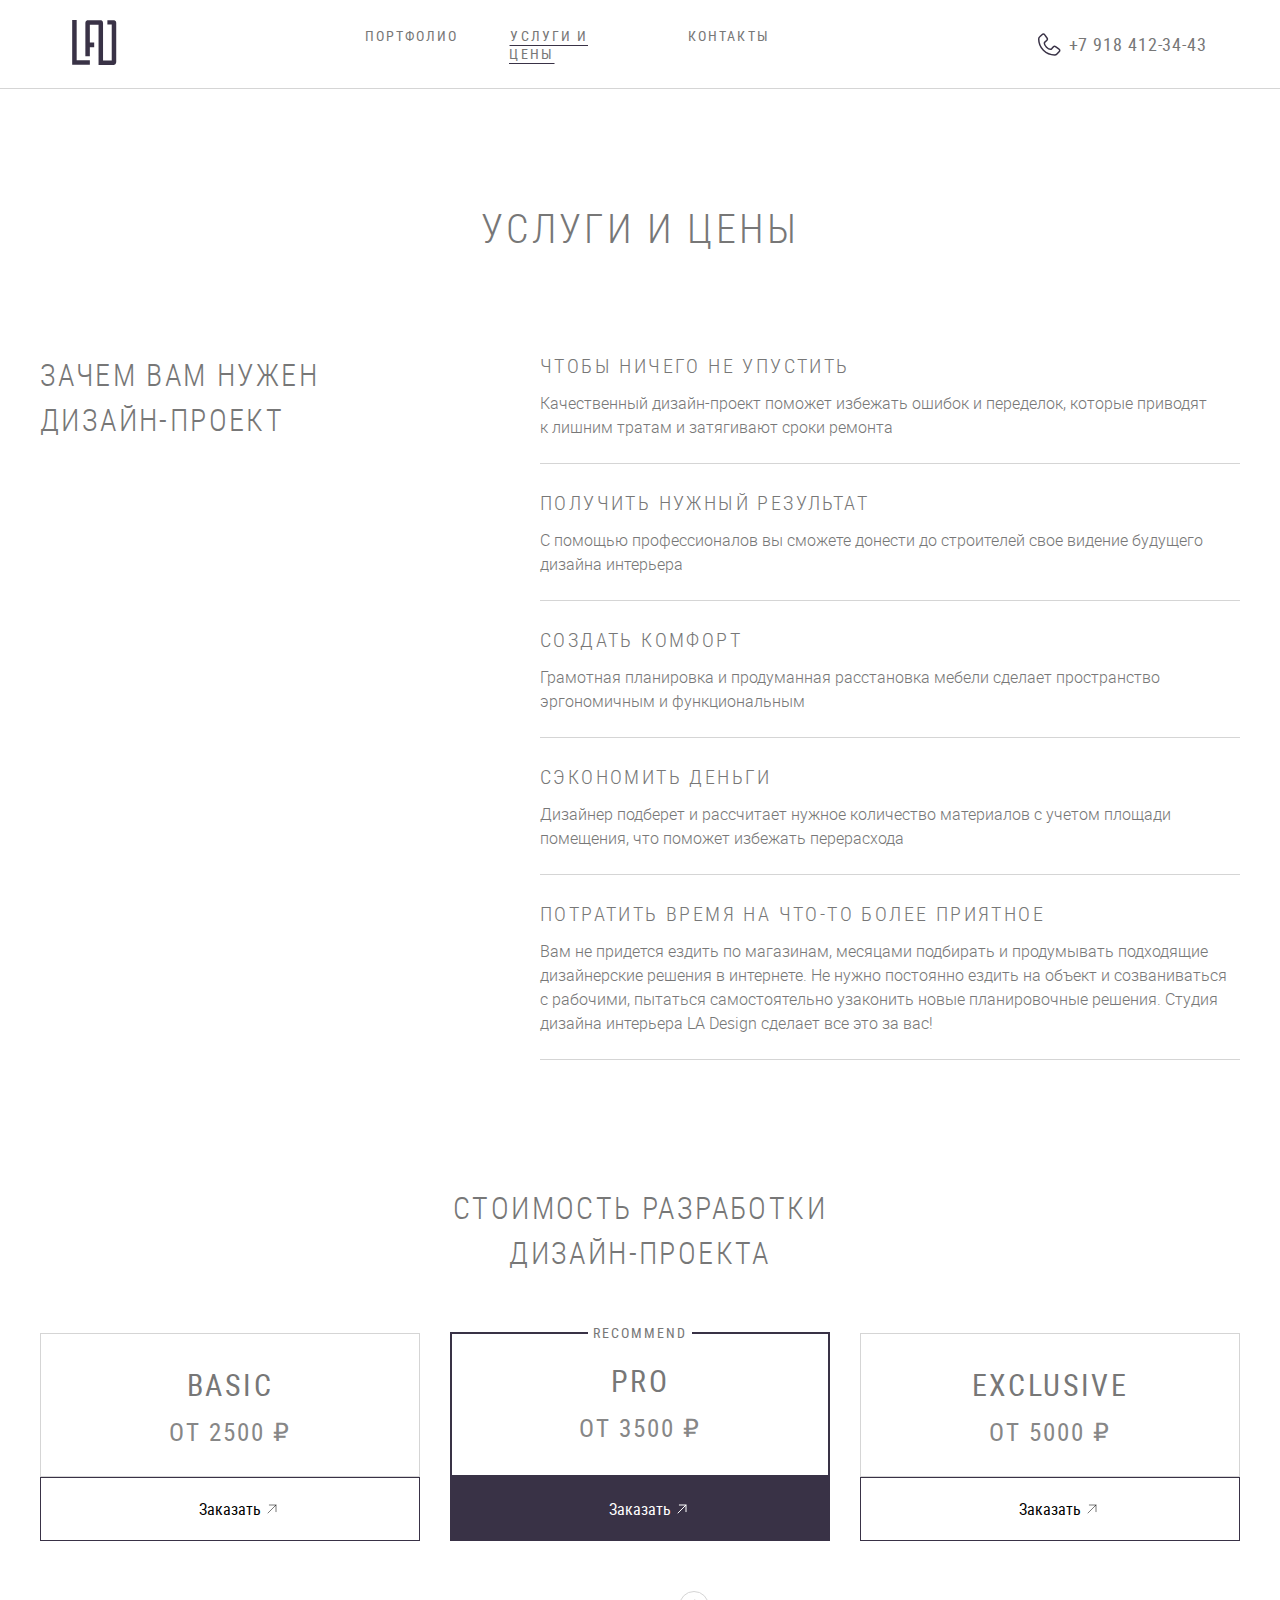
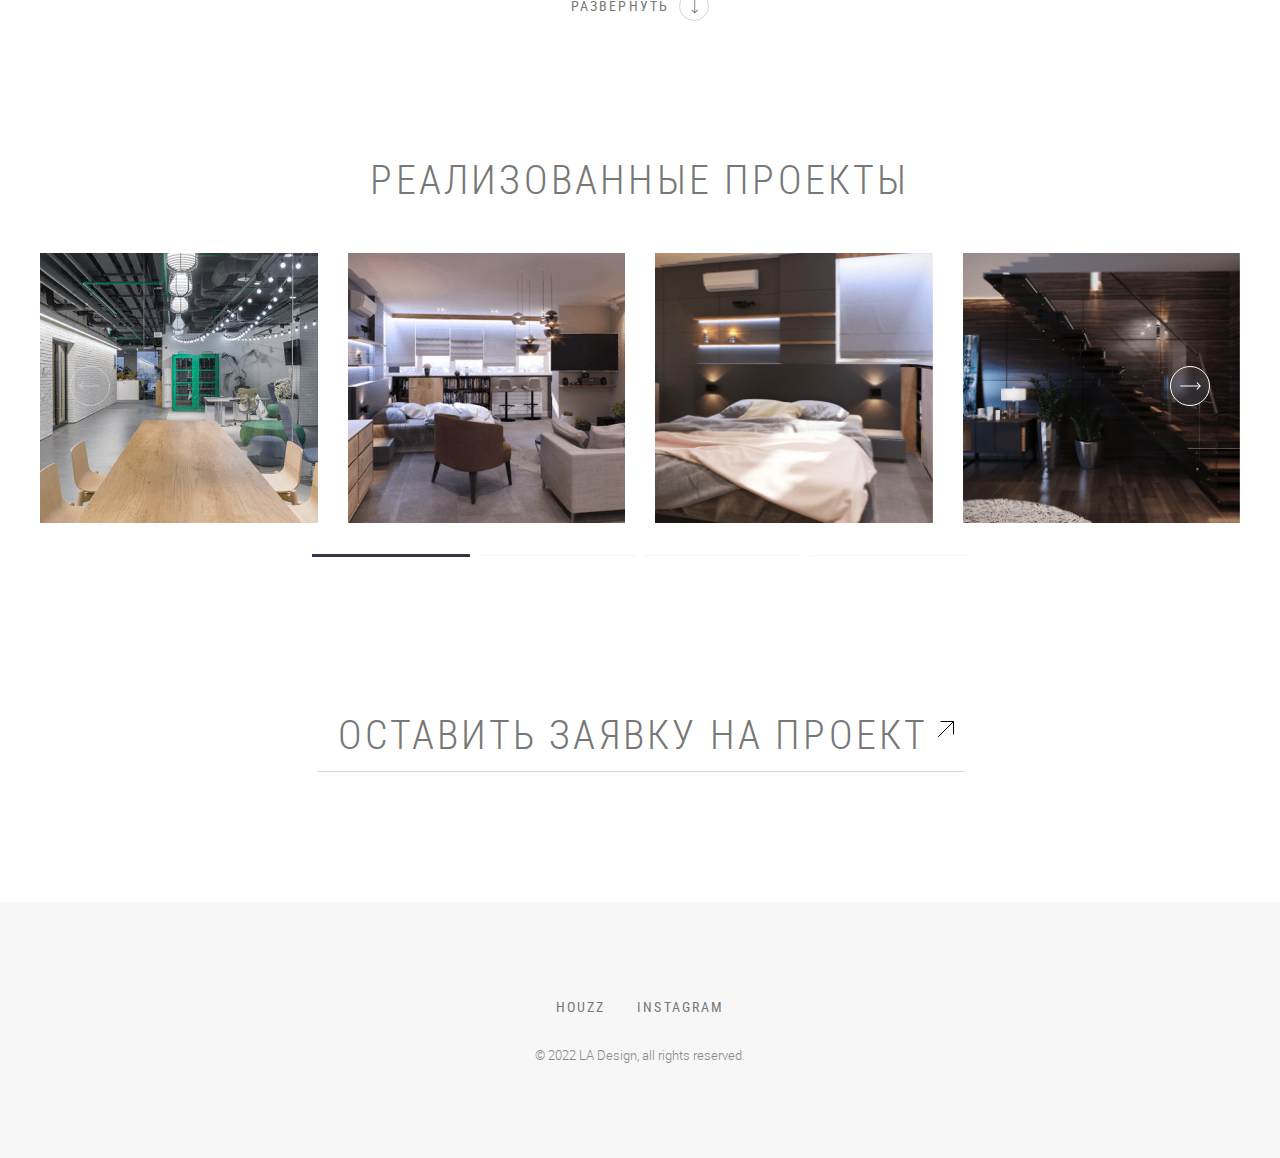
<file: prices.html>
<!DOCTYPE html>
<html lang="ru">
<head>
  <meta charset="UTF-8">
  <meta http-equiv="X-UA-Compatible" content="IE=edge">
  <meta name="viewport" content="width=device-width, initial-scale=1.0">
  <title>Ladesign - услуги и цены</title>
  <link rel="icon" type="image/png" href="images/favicon.png">
  <link rel="apple-touch-icon" href="apple-touch-favicon.png">
  <link
  rel="stylesheet"
  href="https://unpkg.com/swiper@8/swiper-bundle.min.css"
  />

  <script src="https://unpkg.com/swiper@8/swiper-bundle.min.js"></script>
  <link rel="stylesheet" href="styles/main.css">

  <script defer src="js/app.js"></script>
</head>
<body>
  <header class="header color-header price-header">
    <div class="container header__container">
  <a class="btn__scroll" href="#"></a>
  <div class="header__logo">
    <a class="header__logo-link" href="index.html" tabindex="-1">
      <img class="header__logo-img" src="images/logo_white.svg" alt="Логотип компании">
    </a>
    <a class="header__logo-link logo-visible" href="index.html" tabindex="-1">
      <img class="header__logo-img" src="images/logo_black.svg" alt="логотип компании">
    </a>
  </div>
  <div class="header__burger burger">
    <span class="burger__span menu1"></span>
    <span class="burger__span menu2"></span>
    <span class="burger__span menu3" tabindex="0"></span>
  </div>
  <nav class="header__nav nav">
    <ul class="nav__list">
      <li class="nav__item">
        <a class="nav__link" href="portfolio.html">Портфолио</a>
      </li>
      <li class="nav__item">
        <a class="nav__link active" href="prices.html">услуги и цены</a>
      </li>
      <li class="nav__item">
        <a class="nav__link" href="contacts.html">контакты</a>
      </li>
    </ul>
  </nav>
  <div class="header__wrap">
    <a class="header__phone-hero" href="tel:+7 918 412-34-43">+7 918 412-34-43</a>
  </div>
</div>
  </header>
  <main>
    <section class="price-hero">
      <div class="container price-hero__container">
        <h1 class="price-hero__title">услуги и цены</h1>
        <div class="price-hero__wrap">
          <h2 class="price-hero__subtitle">Зачем вам нужен дизайн-проект</h2>
          <ul class="price-hero__list">
            <li class="price-hero__item">
              <span class="price-hero__item-title">Чтобы ничего не упустить</span>
              <p class="price-hero__text">Качественный дизайн-проект поможет избежать ошибок и переделок, которые приводят к лишним тратам и затягивают сроки ремонта</p>
            </li>
            <li class="price-hero__item">
              <span class="price-hero__item-title">Получить нужный результат</span>
              <p class="price-hero__text">С помощью профессионалов вы сможете донести до строителей свое видение будущего дизайна интерьера</p>
            </li>
            <li class="price-hero__item">
              <span class="price-hero__item-title">Создать комфорт</span>
              <p class="price-hero__text">Грамотная планировка и продуманная расстановка мебели сделает пространство эргономичным и функциональным</p>
            </li>
            <li class="price-hero__item">
              <span class="price-hero__item-title">Сэкономить деньги</span>
              <p class="price-hero__text">Дизайнер подберет и рассчитает нужное количество материалов с учетом площади помещения, что поможет избежать перерасхода</p>
            </li>
            <li class="price-hero__item">
              <span class="price-hero__item-title">Потратить время на что-то более приятное</span>
              <p class="price-hero__text">Вам не придется ездить по магазинам, месяцами подбирать и продумывать подходящие дизайнерские решения в интернете. Не нужно постоянно ездить на объект и созваниваться с рабочими, пытаться самостоятельно узаконить новые планировочные решения. Студия дизайна интерьера LА Design сделает все это за вас!</p>
            </li>
          </ul>
        </div>
      </div>
      
    </section>
    <section class="price-dev">
      <div class="container price-dev__container">
        <h2 class="price-dev__title">СТОИМОСТЬ РАЗРАБОТКИ ДИЗАЙН-ПРОЕКТА</h2>
        <ul class="price-dev__list">
          <li class="price-dev__item">
            <div class="price-dev__visible">
              <h3 class="price-dev__subtitle">basic</h3>
              <span class="price-dev__price">от 2500 ₽</span>
            </div>
            <div class="price-dev__content dev-content">
              <ul class="dev-content__list">
                <li class="dev-content__item">Обмерочный план</li>
                <li class="dev-content__item">План расстановки мебели</li>
                <li class="dev-content__item">План демонтажный</li>
                <li class="dev-content__item">План монтажный</li>
                <li class="dev-content__item">План полов с материалами</li>
                <li class="dev-content__item">—</li>
                <li class="dev-content__item">—</li>
                <li class="dev-content__item">—</li>
                <li class="dev-content__item">—</li>
              </ul>
            </div>
            <button class="price-dev__btn">Заказать</button>
            <button class="price-dev__btn-more price-dev__btn-media">развернуть</button>
          </li>
          <li class="price-dev__item">
            <fieldset class="price-dev__visible">
              <legend class="price-dev__legend">recommend</legend>
              <h3 class="price-dev__subtitle">pro</h3>
              <span class="price-dev__price">от 3500 ₽</span>
            </fieldset>
            <div class="price-dev__content">
              <ul class="dev-content__list">
                <li class="dev-content__item">Обмерочный план</li>
                <li class="dev-content__item">План расстановки мебели</li>
                <li class="dev-content__item">План демонтажный</li>
                <li class="dev-content__item">План монтажный</li>
                <li class="dev-content__item">План полов с материалами</li>
                <li class="dev-content__item">План экспликации</li>
                <li class="dev-content__item">—</li>
                <li class="dev-content__item">—</li>
                <li class="dev-content__item">—</li>
              </ul>
            </div>
            <button class="price-dev__btn">Заказать</button>
            <button class="price-dev__btn-more price-dev__btn-media">развернуть</button>
          </li>
          <li class="price-dev__item">
            <div class="price-dev__visible">
              <h3 class="price-dev__subtitle">exclusive</h3>
              <span class="price-dev__price">от 5000 ₽</span>
            </div>
            <div class="price-dev__content">
              <ul class="dev-content__list">
                <li class="dev-content__item">Обмерочный план</li>
                <li class="dev-content__item">План расстановки мебели</li>
                <li class="dev-content__item">План демонтажный</li>
                <li class="dev-content__item">План монтажный</li>
                <li class="dev-content__item">—</li>
                <li class="dev-content__item">План экспликации</li>
                <li class="dev-content__item">Чертежи сложных элементов и мебели (если заказывать отдельно - расчет индивидуальный)</li>
                <li class="dev-content__item">Спецификация осветительного оборудования</li>
                <li class="dev-content__item">Декорирование</li>
              </ul>
            </div>
            <button class="price-dev__btn">Заказать</button>
            <button class="price-dev__btn-more price-dev__btn-media">развернуть</button>
          </li>
        </ul>
        <button class="price-dev__btn-more btn-show-content">развернуть</button>
      </div>
    </section>
    <section class="price-project">
      <div class="container price-project__container">
        <h2 class="price-project__title">реализованные проекты</h2>
        <div class="price-project__swiper swiper">
          <div class="swiper-button-prev"></div>
          <div class="swiper-button-next"></div>
          <ul class="swiper-wrapper">
            <li class="swiper-slide">
              <img class="price-project__img" src="./images/prices/realiz_project/project1.png" alt="Проект офиса">
            </li>
            <li class="swiper-slide">
              <img class="price-project__img" src="./images/prices/realiz_project/project2.png" alt="Проект офиса">
            </li>
            <li class="swiper-slide">
              <img class="price-project__img" src="./images/portfolio/bedroom1.png" alt="Проект офиса">
            </li>
            <li class="swiper-slide">
              <img class="price-project__img" src="./images/portfolio/stears1.png" alt="Проект офиса">
            </li>
            <li class="swiper-slide">
              <img class="price-project__img" src="./images/prices/realiz_project/project1.png" alt="Проект офиса">
            </li>
            <li class="swiper-slide">
              <img class="price-project__img" src="./images/prices/realiz_project/project1.png" alt="Проект офиса">
            </li>
            <li class="swiper-slide">
              <img class="price-project__img" src="./images/prices/realiz_project/project2.png" alt="Проект офиса">
            </li>
          </ul>
          <div class="swiper-pagination"></div>
        </div>
        <div class="portfolio__application">
          <button class="portfolio__btn-applic btn">оставить заявку на проект</button>
<div class="portfolio__modal">
  <div class="portfolio__modal-content">
    <div class="menu__close" tabindex="0">
      <span class="menu__close-span close1"></span>
      <span class="menu__close-span close2"></span>
    </div>
    <p class="portfolio__modal-title">оставЬТЕ СВОИ КОНТАКТЫ. мЫ СВЯЖЕМСЯ С ВАМИ И ОБСУДИМ ВАШ ПРОЕКТ</p>
    <div class="portfolio__modal-wrap">
      <input class="portfolio__modal-input" type="text" placeholder="Ваше имя">
      <input class="portfolio__modal-input" type="text" placeholder="Ваш телефон">
    </div>
    <div class="portfolio__modal-box">
      <button class="portfolio__modal-btn btn btn-color">отправить</button>
      <span class="portfolio__modal-span">Нажимая на кнопку, я даю <a class="portfolio__modal-link" href="#">согласие на
          обработку персональных данных</a></span>
    </div>
  </div>
</div>
        </div>
      </div>
    </section>
  </main>
  <footer class="footer">
    <div class="container footer__container">
  <ul class="footer__list">
    <li class="footer__item">
      <a class="footer__link" href="#">houzz</a>
    </li>
    <li class="footer__item">
      <a class="footer__link" href="#">instagram</a>
    </li>
  </ul>
  <span class="footer__text">© 2022 LA Design, all rights reserved.</span>
</div>
  </footer>
</body>
</html>
</file>
